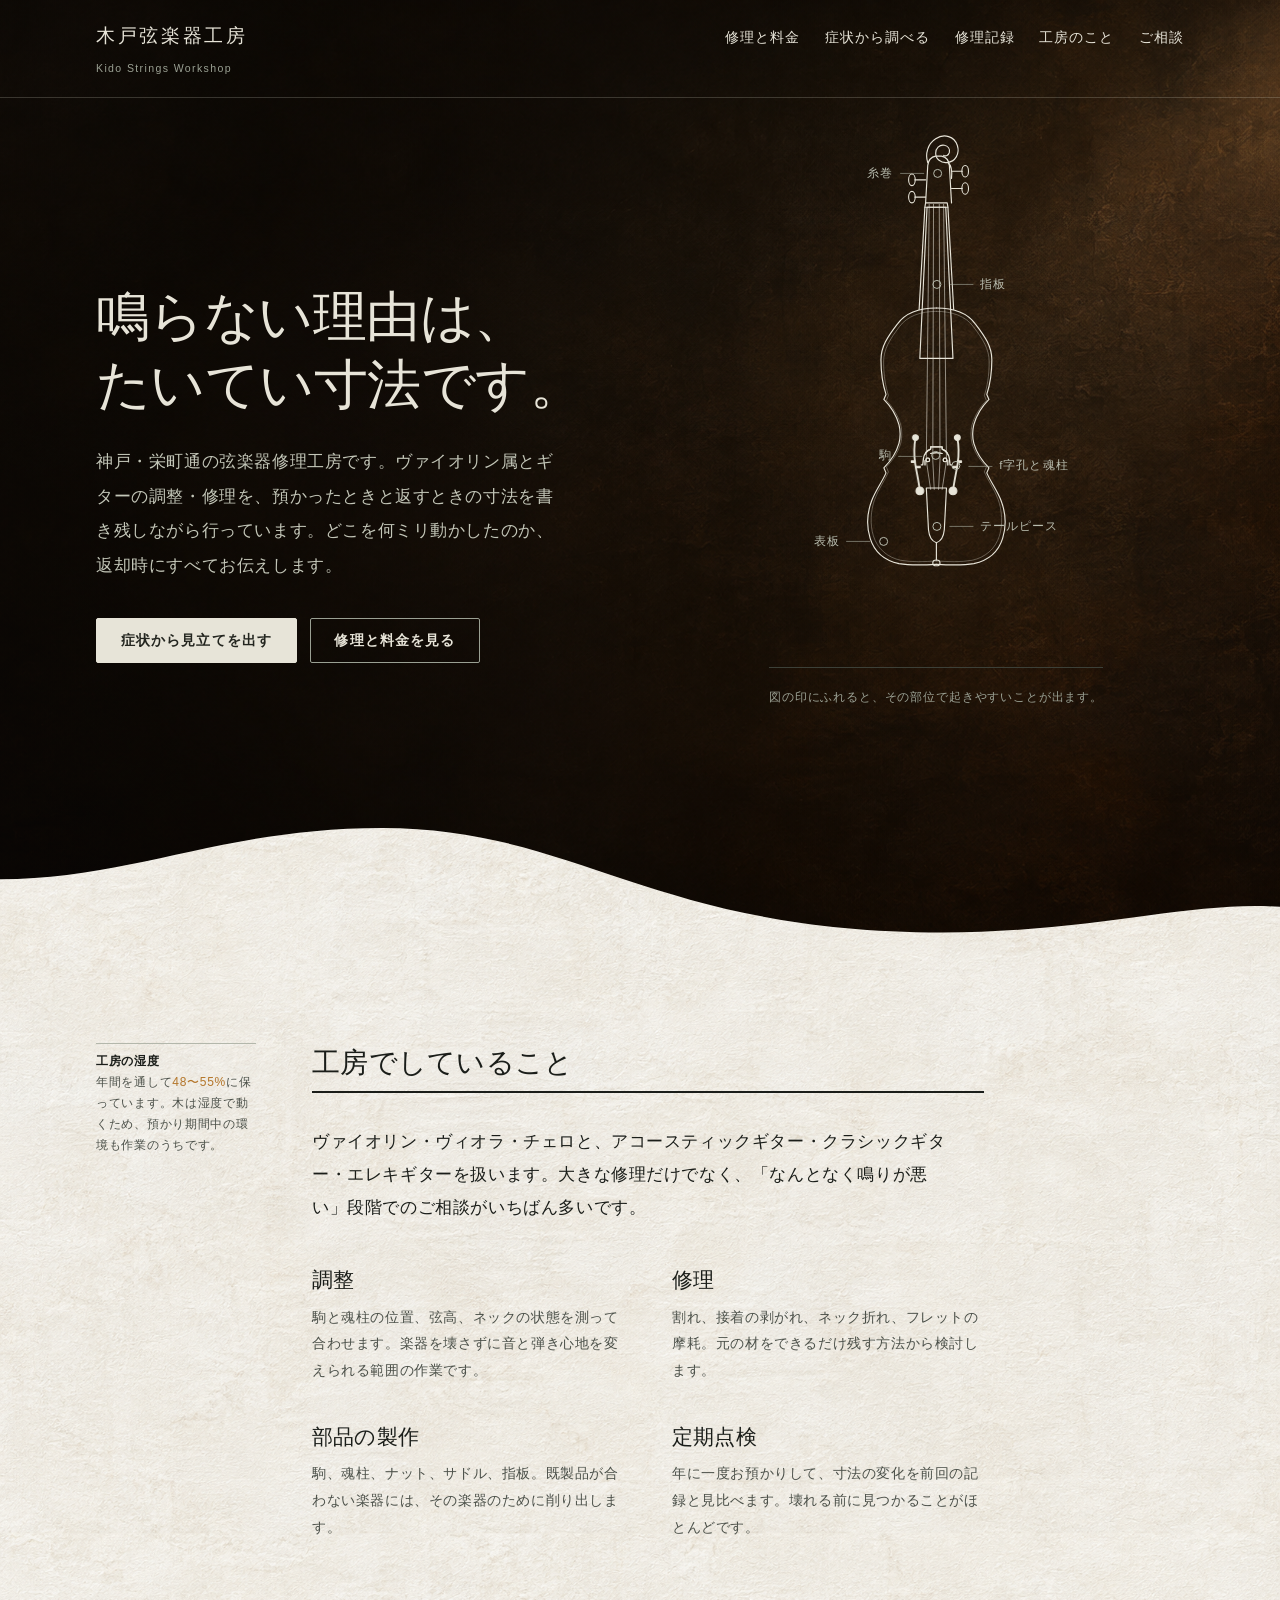
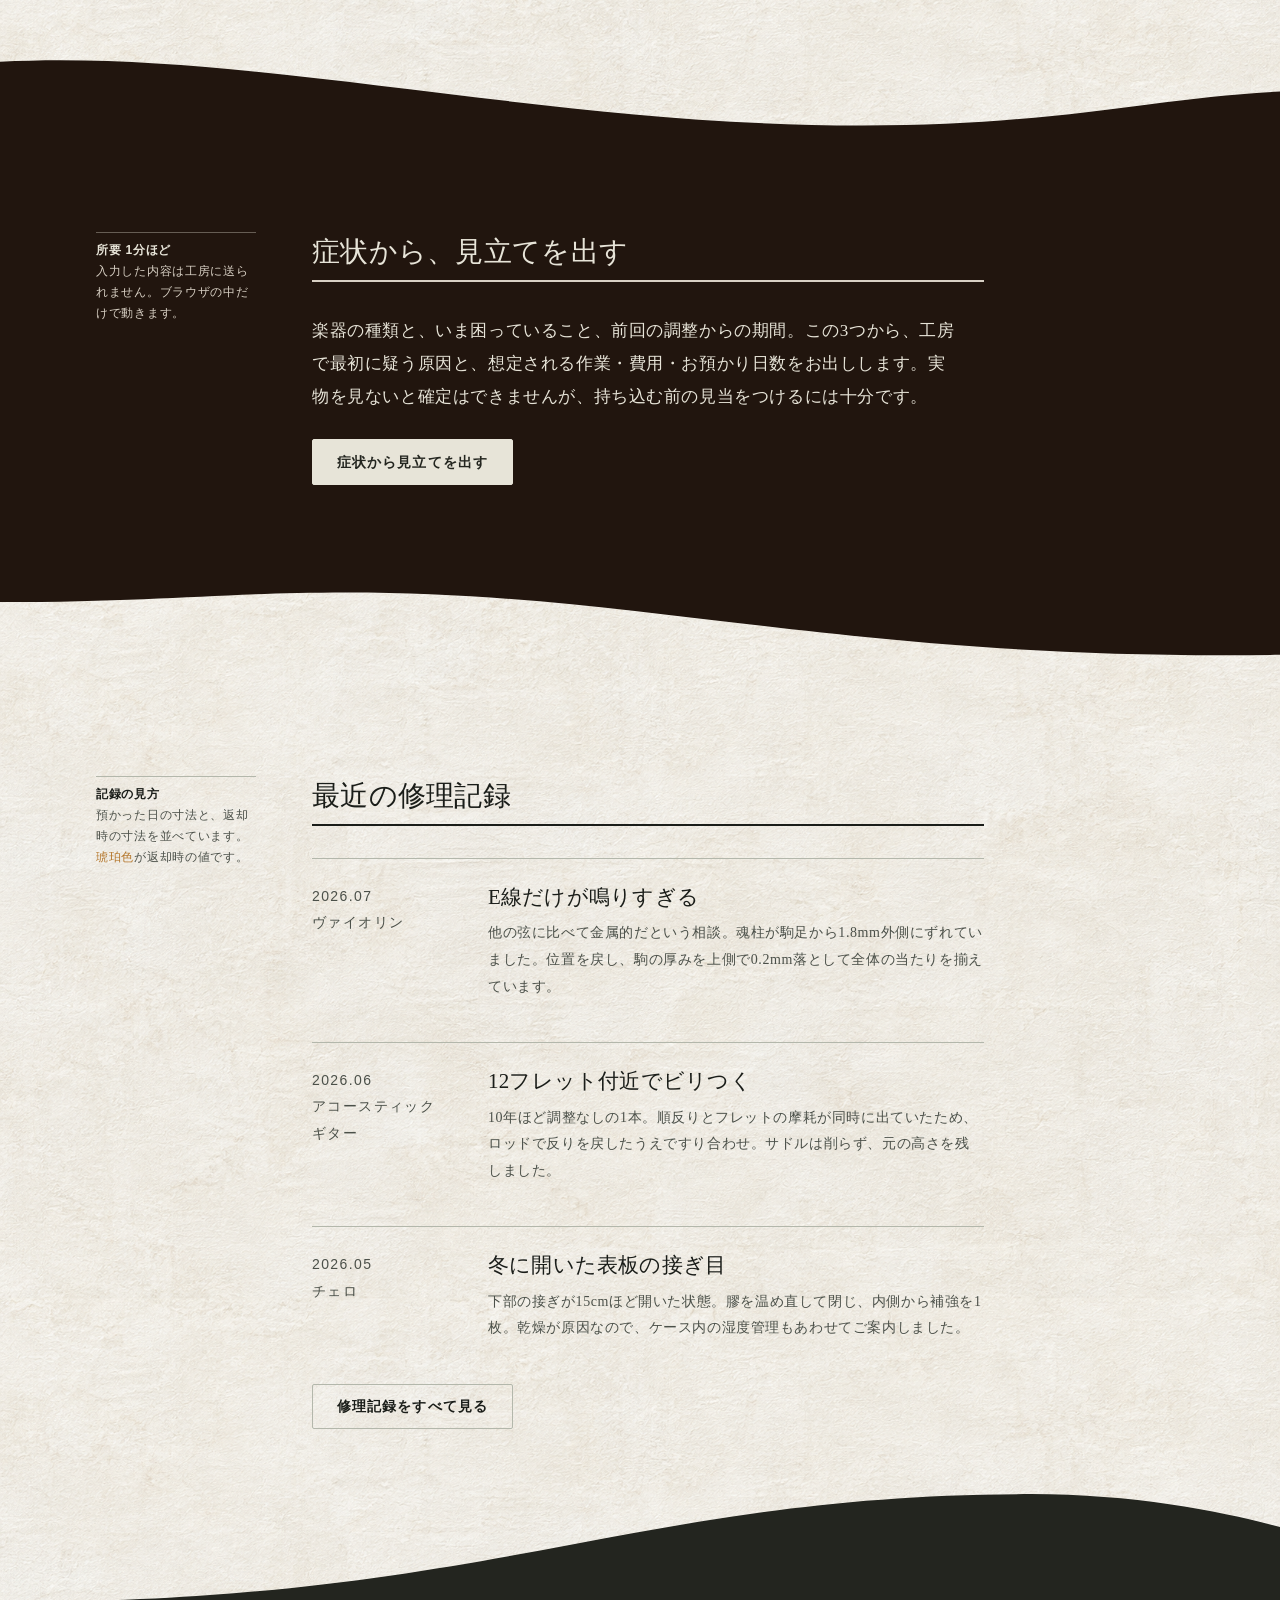
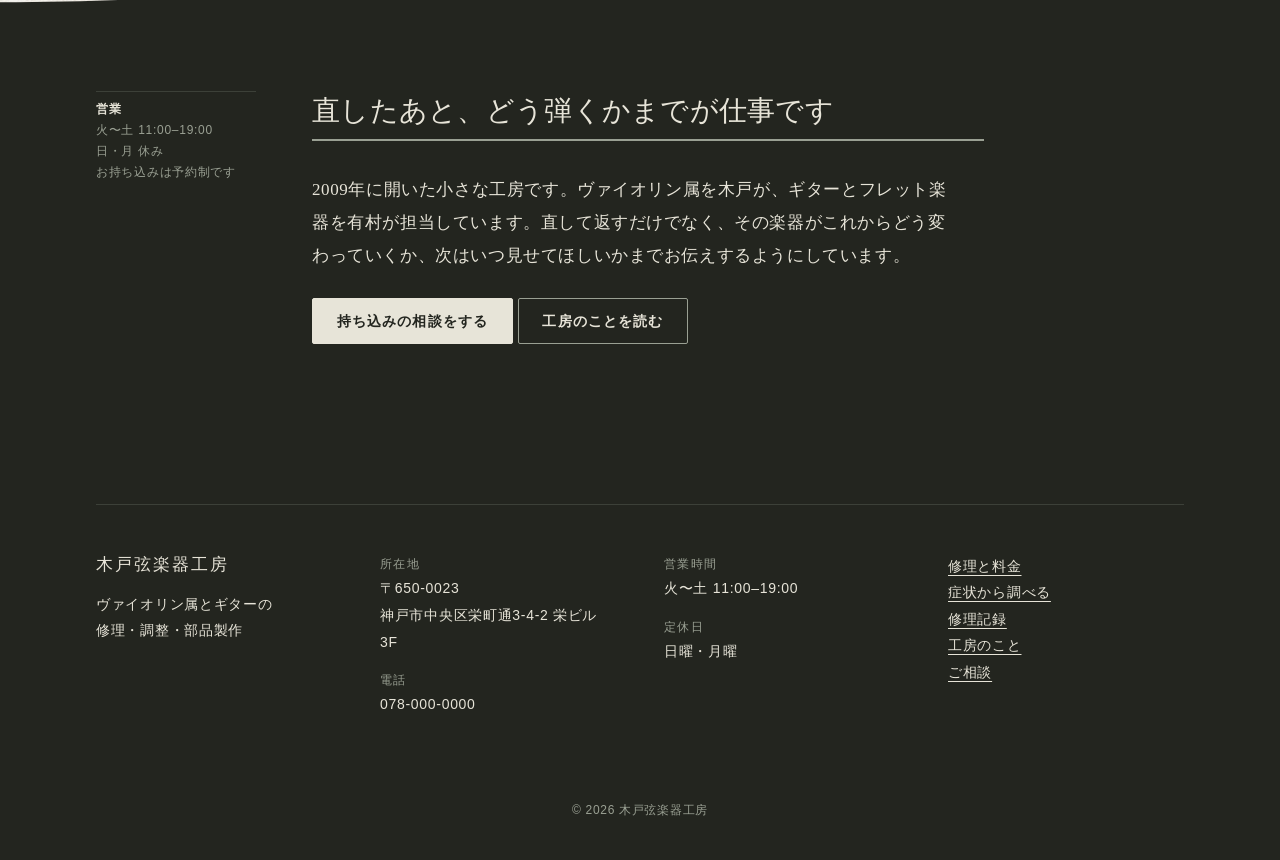
<file: index.html>
<!doctype html>
<html lang="ja">
<head>
<meta charset="utf-8">
<meta name="viewport" content="width=device-width, initial-scale=1">
<title>木戸弦楽器工房｜神戸・栄町通の弦楽器修理と調整</title>
<meta name="description" content="神戸・栄町通の弦楽器修理工房。ヴァイオリン属とギターの調整・修理を、預かる前と返すときの寸法を記録しながら行っています。">
<meta name="robots" content="noindex, nofollow, noarchive, nosnippet">
<link rel="stylesheet" href="assets/site.css?v=20260923-anatomy-wave">
<script src="assets/navigation.js?v=20260918-menu" defer></script>
<link rel="stylesheet" href="assets/hero.css?v=20260923-mobile-fv">
<link rel="icon" href="images/favicon.svg" type="image/svg+xml">
</head>
<body class="home">
<a class="skip" href="#main">本文へ移動</a>

<header class="masthead">
  <div class="wrap masthead__in">
    <a class="mark" href="index.html">木戸弦楽器工房<span>Kido Strings Workshop</span></a>
    <button class="nav-toggle" type="button" aria-controls="site-nav" aria-expanded="false" aria-label="メニューを開く">
      <span aria-hidden="true"></span><span aria-hidden="true"></span><span aria-hidden="true"></span>
    </button>
    <nav class="nav" id="site-nav" aria-label="サイト内">
      <a href="repair.html">修理と料金</a>
      <a href="diagnosis.html">症状から調べる</a>
      <a href="records.html">修理記録</a>
      <a href="workshop.html">工房のこと</a>
      <a href="contact.html">ご相談</a>
    </nav>
  </div>
</header>

<main id="main">

<!-- ===================================================== 見出しと解剖図 -->
<section class="hero on-bench">
  <div class="wrap hero__in">

    <div class="hero__say">
      <h1 class="hero__h1">鳴らない理由は、<br>たいてい寸法です。</h1>
      <p class="hero__lede">神戸・栄町通の弦楽器修理工房です。ヴァイオリン属とギターの調整・修理を、預かったときと返すときの寸法を書き残しながら行っています。どこを何ミリ動かしたのか、返却時にすべてお伝えします。</p>
      <p class="hero__act">
        <a class="act" href="diagnosis.html">症状から見立てを出す</a>
        <a class="act act--quiet" href="repair.html">修理と料金を見る</a>
      </p>
    </div>

    <div class="hero__fig">
      <figure class="anatomy" id="anatomy">
        <div class="anatomy__stage">
          <svg class="anatomy__svg" viewBox="0 0 240 700" aria-labelledby="anatomy-title" role="img">
            <title id="anatomy-title">ヴァイオリンの正面図。工房でよく手を入れる部位に印がついています。</title>
            <defs>
              <path id="h-half" pathLength="1000" d="M120,250
                C143,250 163,257 174,272 C188,290 197,304 197,322
                C197,342 194,358 190,370 L193,377
                C185,385 176,398 172,412 C170,420 170,430 172,438
                C176,452 185,464 193,472 L190,479
                C195,491 205,504 210,518 C216,534 217,554 212,570
                C206,589 191,601 172,605 C155,608 137,607 120,606"/>
              <g id="h-fhole">
                <circle cx="3" cy="6" r="4.0"/>
                <circle cx="-3" cy="80" r="5.4"/>
                <path d="M3,6 C6,22 5,32 3.5,42 C2,52 -1,64 -3,80" fill="none" stroke-width="2.6" stroke-linecap="round"/>
                <rect x="3.2" y="38.4" width="5.6" height="2"/>
                <rect x="-3.4" y="45.8" width="5.6" height="2"/>
              </g>
            </defs>

            <g fill="none" stroke="currentColor" stroke-width="1.6" stroke-linejoin="round" stroke-linecap="round">
              <g class="ink ink--1" data-part="pegbox">
                <path pathLength="1000" d="M108,48 C104,36 108,22 119,15 C131,7 145,12 149,24 C153,36 146,47 135,48 C126,49 119,43 119,35 C119,28 124,23 131,24 C136,25 139,29 138,34 C137,38 133,40 130,38"/>
                <path pathLength="1000" d="M136,48 C141,52 142,60 141,70"/>
                <path pathLength="1000" d="M105,104 L108,52 C109,44 113,40 119,39 L127,39 C133,40 137,44 138,52 L141,104"/>
                <g stroke-width="1.5">
                  <path pathLength="1000" d="M141,60 L156,60"/><ellipse cx="160" cy="60" rx="4.6" ry="8"/>
                  <path pathLength="1000" d="M141,84 L156,84"/><ellipse cx="160" cy="84" rx="4.6" ry="8"/>
                  <path pathLength="1000" d="M105,72 L90,72"/><ellipse cx="86" cy="72" rx="4.6" ry="8"/>
                  <path pathLength="1000" d="M105,96 L90,96"/><ellipse cx="86" cy="96" rx="4.6" ry="8"/>
                </g>
              </g>

              <g class="ink ink--2" data-part="fingerboard">
                <path pathLength="1000" d="M104,110 L96,252"/>
                <path pathLength="1000" d="M136,110 L144,252"/>
                <path pathLength="1000" d="M105,104 L135,104 L136,110 L104,110 Z"/>
                <path pathLength="1000" d="M107,110 L133,110 L143,320 L97,320 Z"/>
              </g>

              <g class="ink ink--3" data-part="body">
                <use href="#h-half"/>
                <use href="#h-half" transform="translate(240,0) scale(-1,1)"/>
                <g stroke-width="0.7" opacity="0.7">
                  <g transform="translate(120,428) scale(0.952,0.974) translate(-120,-428)">
                    <use href="#h-half"/>
                    <use href="#h-half" transform="translate(240,0) scale(-1,1)"/>
                  </g>
                </g>
              </g>

              <g class="ink ink--4" data-part="fhole" fill="currentColor" stroke="currentColor">
                <use href="#h-fhole" transform="translate(146,424)"/>
                <use href="#h-fhole" transform="translate(240,0) scale(-1,1) translate(146,424)"/>
              </g>

              <g class="ink ink--4" data-part="bridge">
                <path d="M99,468 L101,468 L102,459 C103,452 107,448 112,446 L112,443 L128,443 L128,446 C133,448 137,452 138,459 L139,468 L141,468" stroke-width="1.8"/>
                <path d="M112,452 C116,451 124,451 128,452"/>
                <circle cx="108" cy="461" r="2.6"/>
                <circle cx="132" cy="461" r="2.6"/>
                <path d="M104,468 L104,462 M136,468 L136,462"/>
              </g>

              <g class="ink ink--5" stroke-width="0.9" opacity="0.9">
                <path d="M110,106 L106,462 L112,502"/>
                <path d="M116,106 L115,462 L117,502"/>
                <path d="M124,106 L125,462 L123,502"/>
                <path d="M130,106 L134,462 L128,502"/>
              </g>

              <g class="ink ink--5" data-part="tailpiece">
                <path d="M106,500 L134,500 L131,558 C130,568 126,574 120,576 C114,574 110,568 109,558 Z"/>
                <path d="M120,576 L120,600"/>
                <ellipse cx="120" cy="604" rx="5" ry="4"/>
              </g>
            </g>
          </svg>

          <button class="spot spot--l" style="--x:51%;--y:9%"  data-part="pegbox"      type="button"><i></i><span>糸巻</span></button>
          <button class="spot spot--r" style="--x:50%;--y:31%" data-part="fingerboard" type="button"><i></i><span>指板</span></button>
          <button class="spot spot--l" style="--x:50%;--y:65%" data-part="bridge"      type="button"><i></i><span>駒</span></button>
          <button class="spot spot--r" style="--x:61%;--y:67%" data-part="fhole"       type="button"><i></i><span>f字孔と魂柱</span></button>
          <button class="spot spot--r" style="--x:50%;--y:79%" data-part="tailpiece"   type="button"><i></i><span>テールピース</span></button>
          <button class="spot spot--l" style="--x:20%;--y:82%" data-part="body"        type="button"><i></i><span>表板</span></button>
        </div>

        <figcaption class="readout" id="readout" aria-live="polite">
          <p class="readout__idle">図の印にふれると、その部位で起きやすいことが出ます。</p>
        </figcaption>
      </figure>
    </div>

  </div>
</section>

<!-- ===================================================== できること -->
<section class="band band--plaster band--services">
  <div class="wrap chart">
    <div class="note">
      <b>工房の湿度</b>年間を通して<span class="mm">48〜55%</span>に保っています。木は湿度で動くため、預かり期間中の環境も作業のうちです。
    </div>
    <div class="body">
      <h2 class="rule-heading">工房でしていること</h2>
      <p>ヴァイオリン・ヴィオラ・チェロと、アコースティックギター・クラシックギター・エレキギターを扱います。大きな修理だけでなく、「なんとなく鳴りが悪い」段階でのご相談がいちばん多いです。</p>
      <div class="cols mt-l">
        <div>
          <h3>調整</h3>
          <p>駒と魂柱の位置、弦高、ネックの状態を測って合わせます。楽器を壊さずに音と弾き心地を変えられる範囲の作業です。</p>
        </div>
        <div>
          <h3>修理</h3>
          <p>割れ、接着の剥がれ、ネック折れ、フレットの摩耗。元の材をできるだけ残す方法から検討します。</p>
        </div>
        <div>
          <h3>部品の製作</h3>
          <p>駒、魂柱、ナット、サドル、指板。既製品が合わない楽器には、その楽器のために削り出します。</p>
        </div>
        <div>
          <h3>定期点検</h3>
          <p>年に一度お預かりして、寸法の変化を前回の記録と見比べます。壊れる前に見つかることがほとんどです。</p>
        </div>
      </div>
    </div>
  </div>
</section>

<!-- ===================================================== 診断への導線 -->
<section class="band band--workshop on-bench">
  <div class="wrap chart">
    <div class="note">
      <b>所要 1分ほど</b>入力した内容は工房に送られません。ブラウザの中だけで動きます。
    </div>
    <div class="body">
      <h2 class="rule-heading">症状から、見立てを出す</h2>
      <p>楽器の種類と、いま困っていること、前回の調整からの期間。この3つから、工房で最初に疑う原因と、想定される作業・費用・お預かり日数をお出しします。実物を見ないと確定はできませんが、持ち込む前の見当をつけるには十分です。</p>
      <p class="mt-m"><a class="act" href="diagnosis.html">症状から見立てを出す</a></p>
    </div>
  </div>
</section>

<!-- ===================================================== 修理記録 -->
<section class="band band--plaster band--records">
  <div class="wrap chart">
    <div class="note">
      <b>記録の見方</b>預かった日の寸法と、返却時の寸法を並べています。<span class="mm">琥珀色</span>が返却時の値です。
    </div>
    <div class="body">
      <h2 class="rule-heading">最近の修理記録</h2>
      <div class="stack">
        <article class="entry">
          <p class="entry__tag">2026.07<br>ヴァイオリン</p>
          <div>
            <h3>E線だけが鳴りすぎる</h3>
            <p>他の弦に比べて金属的だという相談。魂柱が駒足から1.8mm外側にずれていました。位置を戻し、駒の厚みを上側で0.2mm落として全体の当たりを揃えています。</p>
          </div>
        </article>
        <article class="entry">
          <p class="entry__tag">2026.06<br>アコースティック<br>ギター</p>
          <div>
            <h3>12フレット付近でビリつく</h3>
            <p>10年ほど調整なしの1本。順反りとフレットの摩耗が同時に出ていたため、ロッドで反りを戻したうえですり合わせ。サドルは削らず、元の高さを残しました。</p>
          </div>
        </article>
        <article class="entry">
          <p class="entry__tag">2026.05<br>チェロ</p>
          <div>
            <h3>冬に開いた表板の接ぎ目</h3>
            <p>下部の接ぎが15cmほど開いた状態。膠を温め直して閉じ、内側から補強を1枚。乾燥が原因なので、ケース内の湿度管理もあわせてご案内しました。</p>
          </div>
        </article>
      </div>
      <p class="mt-l"><a class="act act--quiet" href="records.html">修理記録をすべて見る</a></p>
    </div>
  </div>
</section>

<!-- ===================================================== 工房 -->
<section class="band band--bench band--hero on-bench">
  <div class="wrap chart">
    <div class="note">
      <b>営業</b>
      火〜土 11:00–19:00<br>日・月 休み<br>お持ち込みは予約制です
    </div>
    <div class="body">
      <h2 class="rule-heading">直したあと、どう弾くかまでが仕事です</h2>
      <p>2009年に開いた小さな工房です。ヴァイオリン属を木戸が、ギターとフレット楽器を有村が担当しています。直して返すだけでなく、その楽器がこれからどう変わっていくか、次はいつ見せてほしいかまでお伝えするようにしています。</p>
      <p class="mt-m cta-group">
        <a class="act" href="contact.html">持ち込みの相談をする</a>
        <a class="act act--quiet" href="workshop.html">工房のことを読む</a>
      </p>
    </div>
  </div>
</section>

</main>

<footer class="foot">
  <div class="wrap">
    <div class="foot__grid">
      <div>
        <h2>木戸弦楽器工房</h2>
        <p>ヴァイオリン属とギターの<br>修理・調整・部品製作</p>
      </div>
      <dl>
        <dt>所在地</dt>
        <dd>〒650-0023<br>神戸市中央区栄町通3-4-2 栄ビル 3F</dd>
        <dt>電話</dt>
        <dd>078-000-0000</dd>
      </dl>
      <dl>
        <dt>営業時間</dt>
        <dd>火〜土 11:00–19:00</dd>
        <dt>定休日</dt>
        <dd>日曜・月曜</dd>
      </dl>
      <nav aria-label="フッター">
        <ul class="plain">
          <li><a href="repair.html">修理と料金</a></li>
          <li><a href="diagnosis.html">症状から調べる</a></li>
          <li><a href="records.html">修理記録</a></li>
          <li><a href="workshop.html">工房のこと</a></li>
          <li><a href="contact.html">ご相談</a></li>
        </ul>
      </nav>
    </div>
    <div class="foot__base">
      <p>© 2026 木戸弦楽器工房</p>
    </div>
  </div>
</footer>

<script src="assets/anatomy.js"></script>
</body>
</html>
</file>
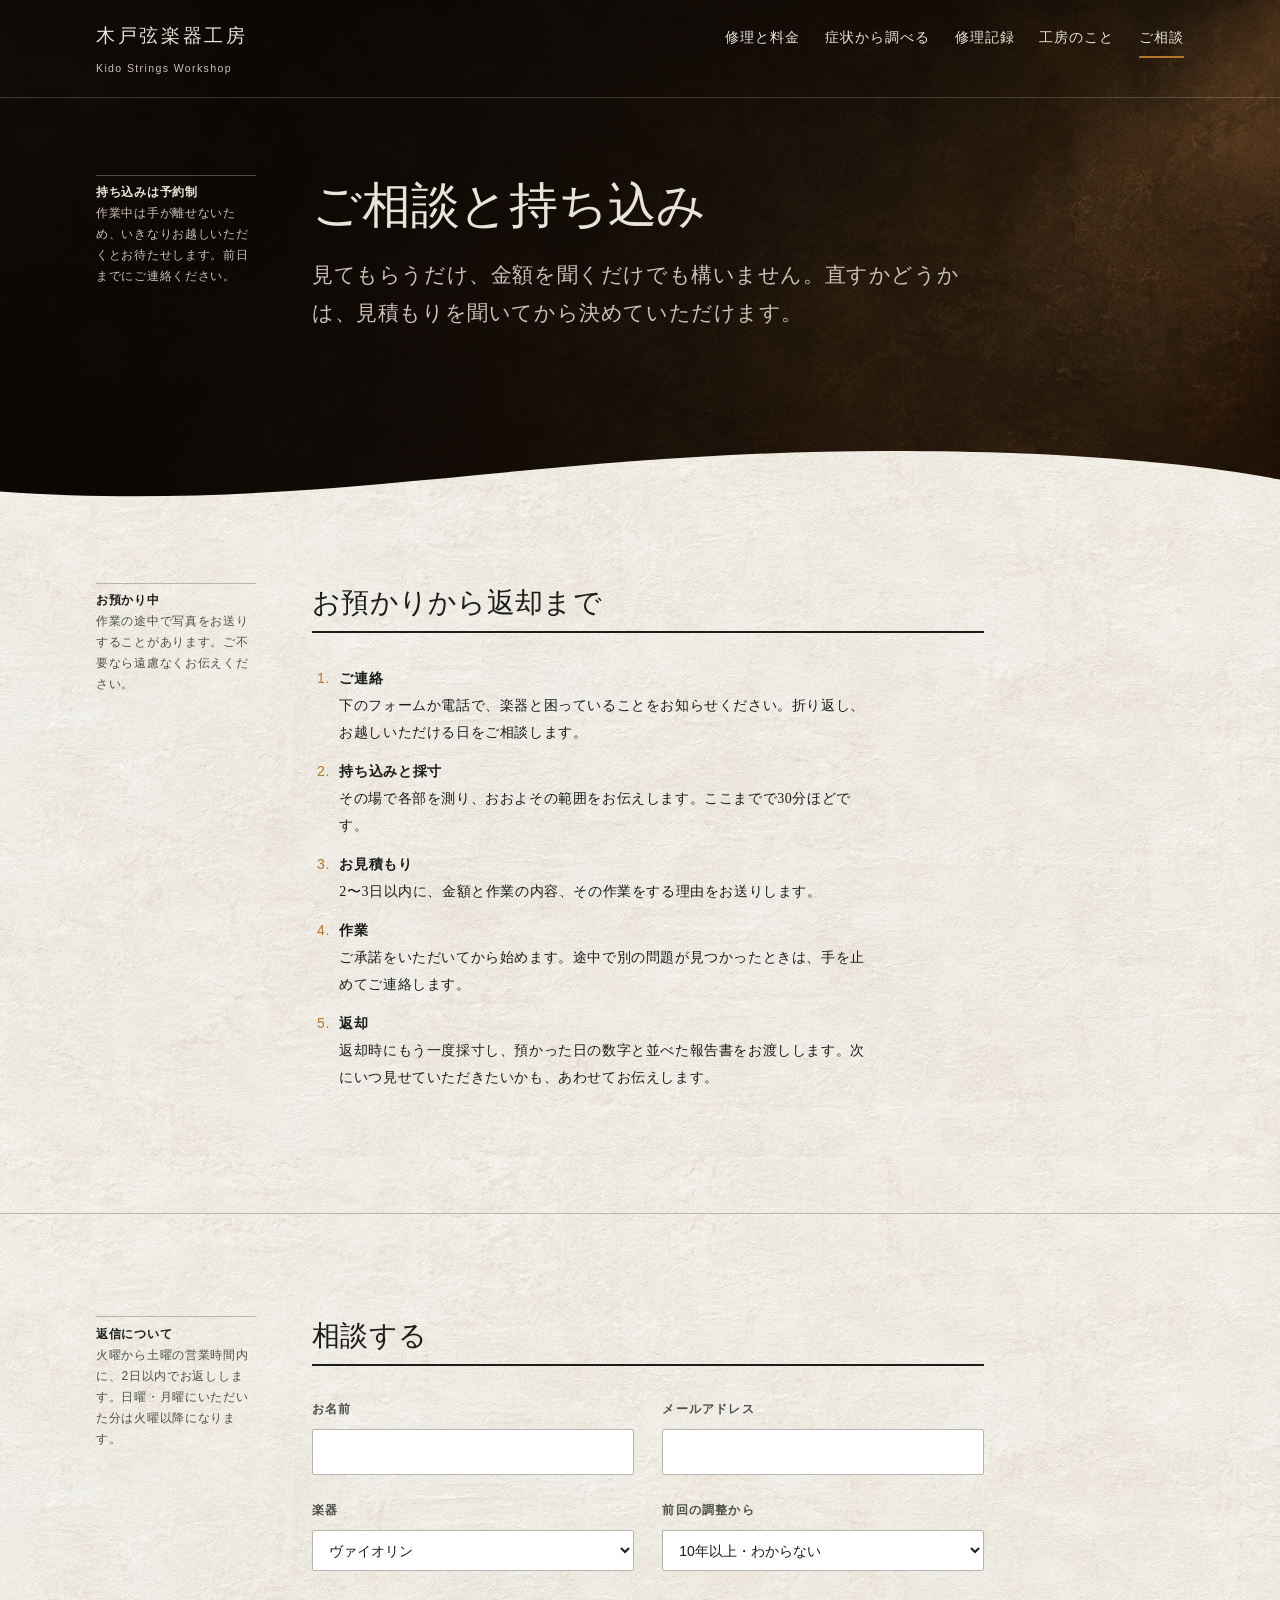
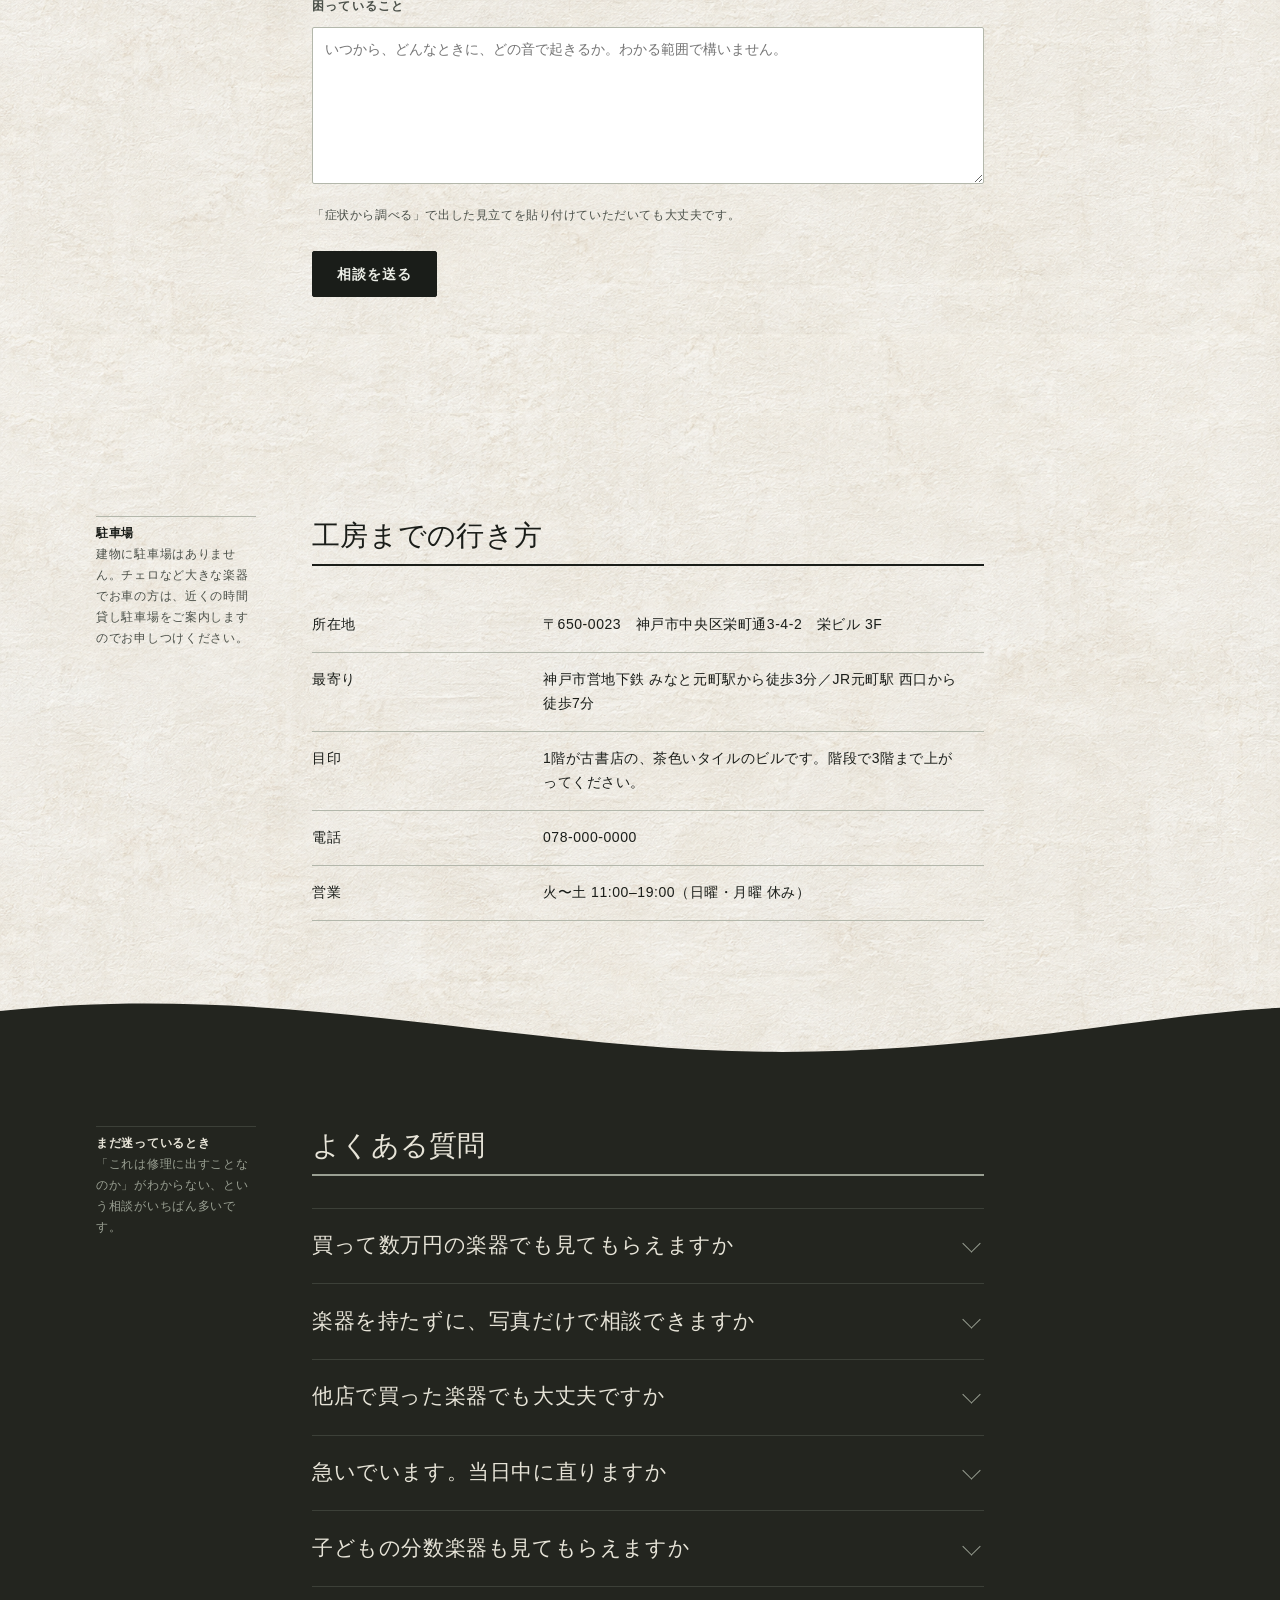
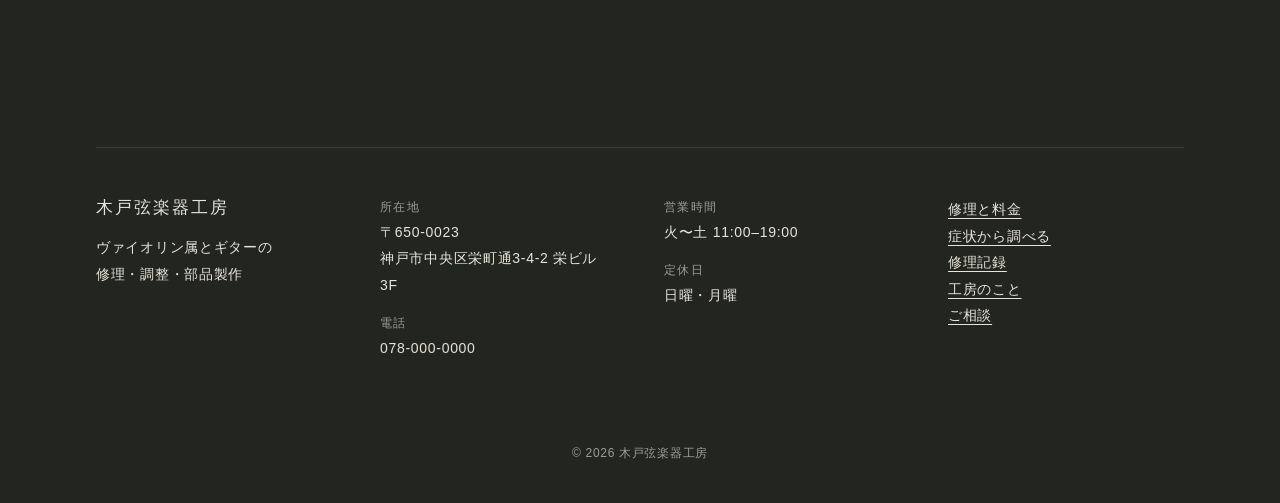
<file: contact.html>
<!doctype html>
<html lang="ja">
<head>
<meta charset="utf-8">
<meta name="viewport" content="width=device-width, initial-scale=1">
<title>ご相談と持ち込み｜木戸弦楽器工房</title>
<meta name="description" content="お預かりから返却までの流れ、ご相談フォーム、工房までの行き方。持ち込みは予約制です。">
<meta name="robots" content="noindex, nofollow, noarchive, nosnippet">
<link rel="stylesheet" href="assets/site.css?v=20260923-mobile-cta-gap">
<link rel="stylesheet" href="assets/section-blends.css?v=20260923-white-fields">
<script src="assets/navigation.js?v=20260918-menu" defer></script>
<link rel="icon" href="images/favicon.svg" type="image/svg+xml">
</head>
<body class="page--contact">
<a class="skip" href="#main">本文へ移動</a>

<header class="masthead">
  <div class="wrap masthead__in">
    <a class="mark" href="index.html">木戸弦楽器工房<span>Kido Strings Workshop</span></a>
    <button class="nav-toggle" type="button" aria-controls="site-nav" aria-expanded="false" aria-label="メニューを開く">
      <span aria-hidden="true"></span><span aria-hidden="true"></span><span aria-hidden="true"></span>
    </button>
    <nav class="nav" id="site-nav" aria-label="サイト内">
      <a href="repair.html">修理と料金</a>
      <a href="diagnosis.html">症状から調べる</a>
      <a href="records.html">修理記録</a>
      <a href="workshop.html">工房のこと</a>
      <a href="contact.html" aria-current="page">ご相談</a>
    </nav>
  </div>
</header>

<main id="main">

<section class="opener on-bench">
  <div class="wrap chart">
    <div class="note"><b>持ち込みは予約制</b>作業中は手が離せないため、いきなりお越しいただくとお待たせします。前日までにご連絡ください。</div>
    <div class="body">
      <h1 class="h-page">ご相談と持ち込み</h1>
      <p class="lede">見てもらうだけ、金額を聞くだけでも構いません。直すかどうかは、見積もりを聞いてから決めていただけます。</p>
    </div>
  </div>
</section>

<section class="band">
  <div class="wrap chart">
    <div class="note"><b>お預かり中</b>作業の途中で写真をお送りすることがあります。ご不要なら遠慮なくお伝えください。</div>
    <div class="body">
      <h2 class="rule-heading">お預かりから返却まで</h2>
      <ol class="tight steps">
        <li><b>ご連絡</b>下のフォームか電話で、楽器と困っていることをお知らせください。折り返し、お越しいただける日をご相談します。</li>
        <li><b>持ち込みと採寸</b>その場で各部を測り、おおよその範囲をお伝えします。ここまでで30分ほどです。</li>
        <li><b>お見積もり</b>2〜3日以内に、金額と作業の内容、その作業をする理由をお送りします。</li>
        <li><b>作業</b>ご承諾をいただいてから始めます。途中で別の問題が見つかったときは、手を止めてご連絡します。</li>
        <li><b>返却</b>返却時にもう一度採寸し、預かった日の数字と並べた報告書をお渡しします。次にいつ見せていただきたいかも、あわせてお伝えします。</li>
      </ol>
    </div>
  </div>
</section>

<section class="band band--sunk">
  <div class="wrap chart">
    <div class="note"><b>返信について</b>火曜から土曜の営業時間内に、2日以内でお返しします。日曜・月曜にいただいた分は火曜以降になります。</div>
    <div class="body">
      <h2 class="rule-heading">相談する</h2>

      <form class="form" id="askform" novalidate>
        <div class="field">
          <label for="f-name">お名前</label>
          <input type="text" id="f-name" name="name" autocomplete="name" required>
        </div>
        <div class="field">
          <label for="f-mail">メールアドレス</label>
          <input type="email" id="f-mail" name="mail" autocomplete="email" required>
        </div>
        <div class="field">
          <label for="f-inst">楽器</label>
          <select id="f-inst" name="inst">
            <option>ヴァイオリン</option>
            <option>ヴィオラ</option>
            <option>チェロ</option>
            <option>コントラバス</option>
            <option>アコースティックギター</option>
            <option>クラシックギター</option>
            <option>エレキギター・ベース</option>
            <option>ウクレレ・マンドリン</option>
            <option>弓</option>
            <option>その他</option>
          </select>
        </div>
        <div class="field">
          <label for="f-when">前回の調整から</label>
          <select id="f-when" name="when">
            <option>半年以内</option>
            <option>1〜3年</option>
            <option>3〜10年</option>
            <option selected>10年以上・わからない</option>
          </select>
        </div>
        <div class="field field--wide">
          <label for="f-body">困っていること</label>
          <textarea id="f-body" name="body" rows="6" placeholder="いつから、どんなときに、どの音で起きるか。わかる範囲で構いません。" required></textarea>
          <p class="field__help">「症状から調べる」で出した見立てを貼り付けていただいても大丈夫です。</p>
        </div>
        <div class="field field--wide">
          <button class="act" type="submit">相談を送る</button>
          <p class="form__msg" id="form-msg" role="status"></p>
        </div>
      </form>
    </div>
  </div>
</section>

<section class="band">
  <div class="wrap chart">
    <div class="note"><b>駐車場</b>建物に駐車場はありません。チェロなど大きな楽器でお車の方は、近くの時間貸し駐車場をご案内しますのでお申しつけください。</div>
    <div class="body">
      <h2 class="rule-heading">工房までの行き方</h2>
      <table class="sheet">
        <tbody>
          <tr><th scope="row">所在地</th><td>〒650-0023　神戸市中央区栄町通3-4-2　栄ビル 3F</td></tr>
          <tr><th scope="row">最寄り</th><td>神戸市営地下鉄 みなと元町駅から徒歩3分／JR元町駅 西口から徒歩7分</td></tr>
          <tr><th scope="row">目印</th><td>1階が古書店の、茶色いタイルのビルです。階段で3階まで上がってください。</td></tr>
          <tr><th scope="row">電話</th><td>078-000-0000</td></tr>
          <tr><th scope="row">営業</th><td>火〜土 11:00–19:00（日曜・月曜 休み）</td></tr>
        </tbody>
      </table>
    </div>
  </div>
</section>

<section class="band band--bench on-bench">
  <div class="wrap chart">
    <div class="note"><b>まだ迷っているとき</b>「これは修理に出すことなのか」がわからない、という相談がいちばん多いです。</div>
    <div class="body">
      <h2 class="rule-heading">よくある質問</h2>

      <details class="fold">
        <summary>買って数万円の楽器でも見てもらえますか</summary>
        <div class="fold__body">
          <p>見ます。ただし、修理代が楽器の値段を超えることは実際にあります。その場合はそうお伝えしたうえで、直すか、買い替えるか、応急処置だけにするかを一緒に考えます。金額を見てからお断りいただいて構いません。</p>
        </div>
      </details>

      <details class="fold">
        <summary>楽器を持たずに、写真だけで相談できますか</summary>
        <div class="fold__body">
          <p>おおよその見当はお答えできます。割れや剥がれのように見てわかるものは、写真でかなり絞れます。ただし音の相談は、弾いてみないと判断できません。フォームに写真の説明を書いていただければ、来ていただくべきかどうかからお答えします。</p>
        </div>
      </details>

      <details class="fold">
        <summary>他店で買った楽器でも大丈夫ですか</summary>
        <div class="fold__body">
          <p>問題ありません。工房では楽器の販売をしていないので、どこで買われたかは関係ありません。ネット通販で買われたものも、譲り受けたものも同じように扱います。</p>
        </div>
      </details>

      <details class="fold">
        <summary>急いでいます。当日中に直りますか</summary>
        <div class="fold__body">
          <p>弦の張り替え、駒の立て直し、魂柱の位置調整、ロッド調整は当日にできることが多いです。接着を伴う作業は、膠が固まるまでの時間が必要なので当日は難しいです。本番の日程が決まっている場合は、最初にお伝えください。そこから逆算して組みます。</p>
        </div>
      </details>

      <details class="fold">
        <summary>子どもの分数楽器も見てもらえますか</summary>
        <div class="fold__body">
          <p>見ます。サイズが変わるまでの期間を前提に、どこまで手を入れるかを一緒に決めています。「あと2年使うならここまで」という考え方でお見積もりします。</p>
        </div>
      </details>

    </div>
  </div>
</section>

</main>

<footer class="foot">
  <div class="wrap">
    <div class="foot__grid">
      <div>
        <h2>木戸弦楽器工房</h2>
        <p>ヴァイオリン属とギターの<br>修理・調整・部品製作</p>
      </div>
      <dl>
        <dt>所在地</dt>
        <dd>〒650-0023<br>神戸市中央区栄町通3-4-2 栄ビル 3F</dd>
        <dt>電話</dt>
        <dd>078-000-0000</dd>
      </dl>
      <dl>
        <dt>営業時間</dt>
        <dd>火〜土 11:00–19:00</dd>
        <dt>定休日</dt>
        <dd>日曜・月曜</dd>
      </dl>
      <nav aria-label="フッター">
        <ul class="plain">
          <li><a href="repair.html">修理と料金</a></li>
          <li><a href="diagnosis.html">症状から調べる</a></li>
          <li><a href="records.html">修理記録</a></li>
          <li><a href="workshop.html">工房のこと</a></li>
          <li><a href="contact.html">ご相談</a></li>
        </ul>
      </nav>
    </div>
    <div class="foot__base">
      <p>© 2026 木戸弦楽器工房</p>
    </div>
  </div>
</footer>

<script src="assets/form.js"></script>
</body>
</html>
</file>
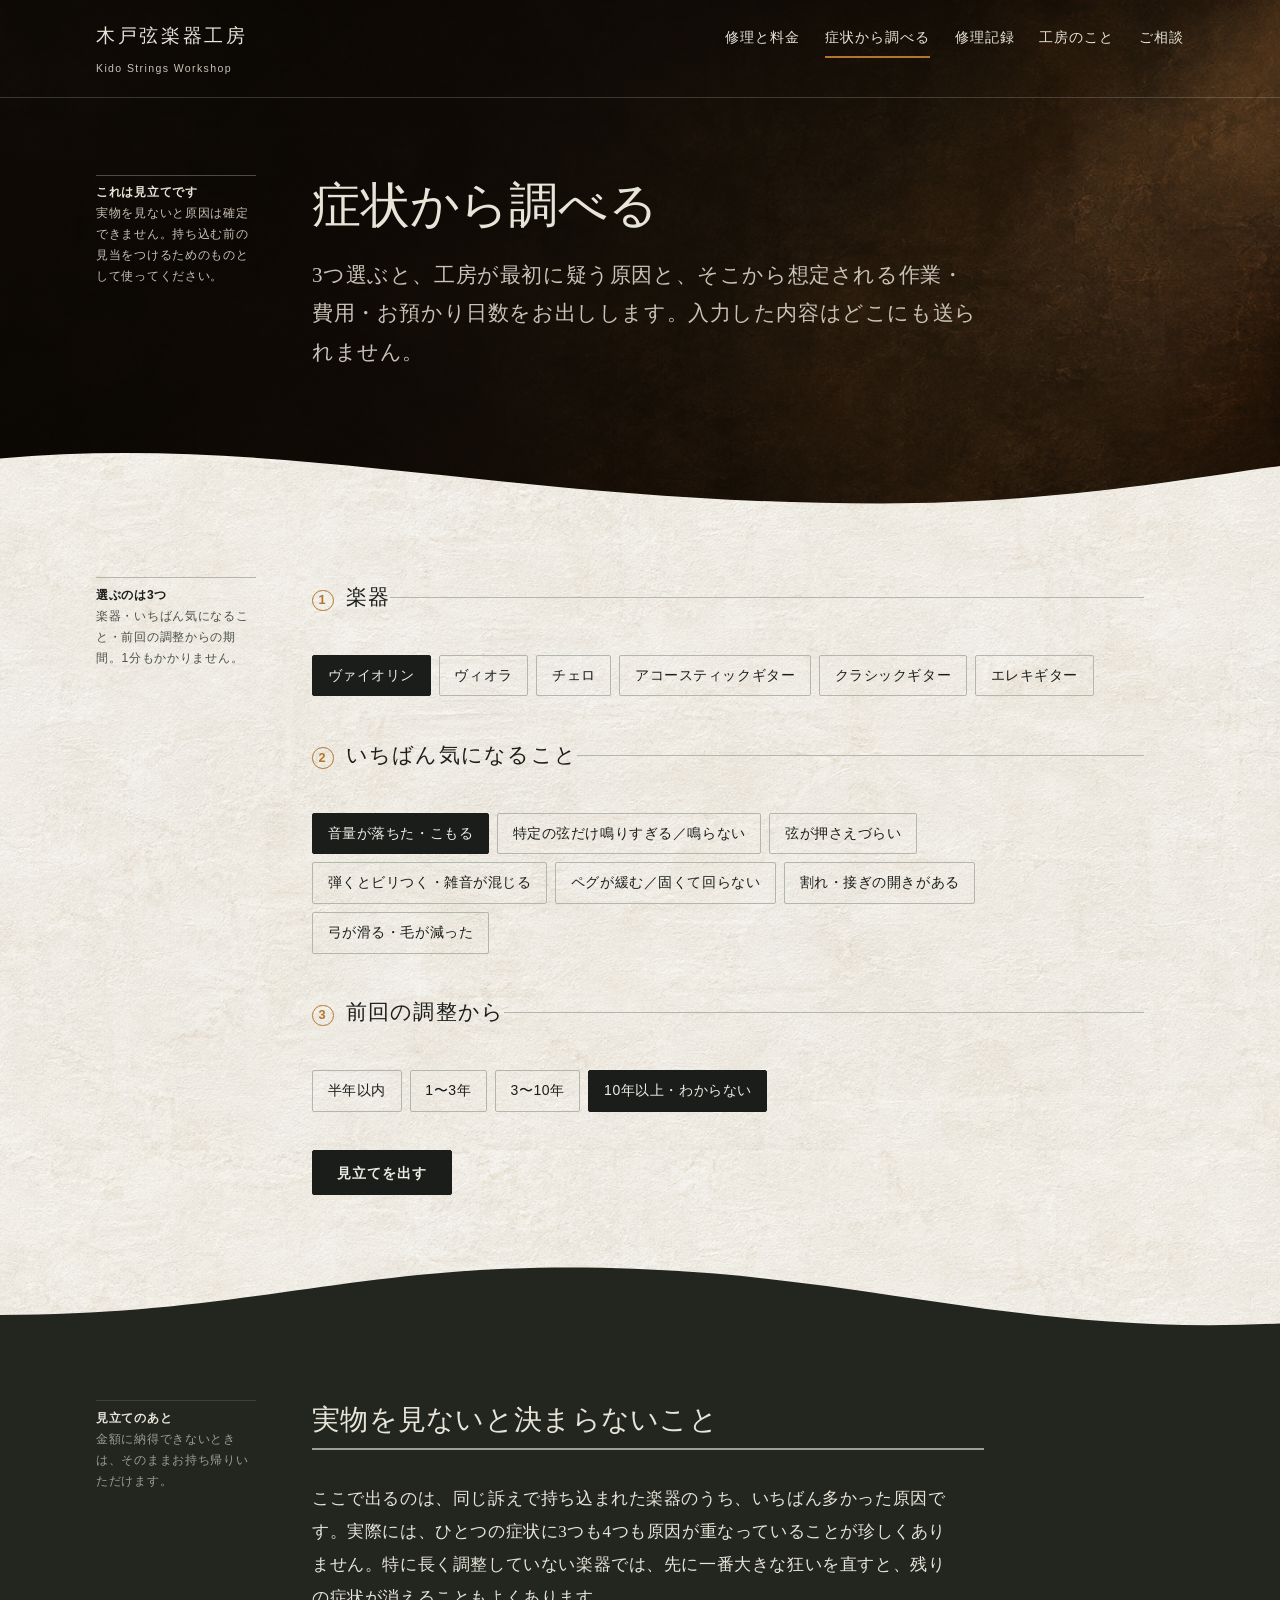
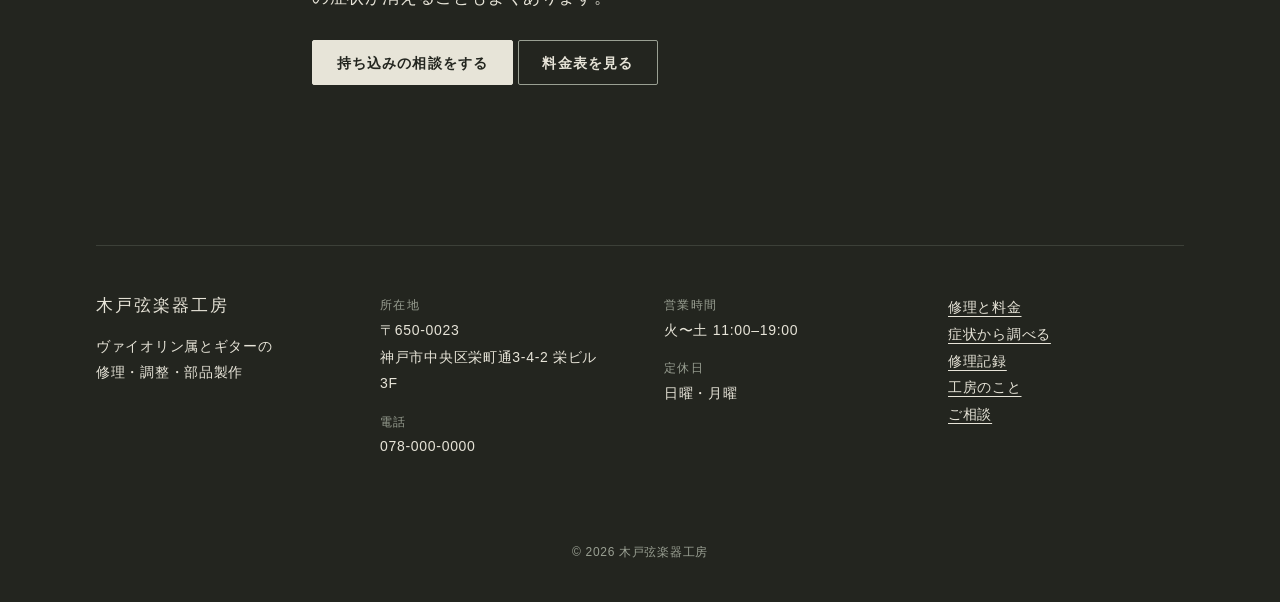
<file: diagnosis.html>
<!doctype html>
<html lang="ja">
<head>
<meta charset="utf-8">
<meta name="viewport" content="width=device-width, initial-scale=1">
<title>症状から調べる｜木戸弦楽器工房</title>
<meta name="description" content="楽器の種類・気になる症状・前回の調整からの期間を選ぶと、工房が最初に疑う原因と、想定される作業・費用・お預かり日数をお出しします。">
<meta name="robots" content="noindex, nofollow, noarchive, nosnippet">
<link rel="stylesheet" href="assets/site.css?v=20260923-mobile-cta-gap">
<link rel="stylesheet" href="assets/section-blends.css?v=20260923-wide-blend">
<script src="assets/navigation.js?v=20260918-menu" defer></script>
<link rel="stylesheet" href="assets/diagnosis.css?v=20260923-white-result">
<link rel="icon" href="images/favicon.svg" type="image/svg+xml">
</head>
<body class="page--diagnosis">
<a class="skip" href="#main">本文へ移動</a>

<header class="masthead">
  <div class="wrap masthead__in">
    <a class="mark" href="index.html">木戸弦楽器工房<span>Kido Strings Workshop</span></a>
    <button class="nav-toggle" type="button" aria-controls="site-nav" aria-expanded="false" aria-label="メニューを開く">
      <span aria-hidden="true"></span><span aria-hidden="true"></span><span aria-hidden="true"></span>
    </button>
    <nav class="nav" id="site-nav" aria-label="サイト内">
      <a href="repair.html">修理と料金</a>
      <a href="diagnosis.html" aria-current="page">症状から調べる</a>
      <a href="records.html">修理記録</a>
      <a href="workshop.html">工房のこと</a>
      <a href="contact.html">ご相談</a>
    </nav>
  </div>
</header>

<main id="main">

<section class="opener on-bench">
  <div class="wrap chart">
    <div class="note"><b>これは見立てです</b>実物を見ないと原因は確定できません。持ち込む前の見当をつけるためのものとして使ってください。</div>
    <div class="body">
      <h1 class="h-page">症状から調べる</h1>
      <p class="lede">3つ選ぶと、工房が最初に疑う原因と、そこから想定される作業・費用・お預かり日数をお出しします。入力した内容はどこにも送られません。</p>
    </div>
  </div>
</section>

<section class="band">
  <div class="wrap chart chart--wide">
    <div class="note"><b>選ぶのは3つ</b>楽器・いちばん気になること・前回の調整からの期間。1分もかかりません。</div>
    <div class="body">

    <form class="dx" id="dx">
      <fieldset class="dx-step">
        <legend><span class="dx-step__n">1</span>楽器</legend>
        <div class="choices" id="dx-instruments">
          <label class="chip"><input type="radio" name="inst" value="violin" checked><span>ヴァイオリン</span></label>
          <label class="chip"><input type="radio" name="inst" value="viola"><span>ヴィオラ</span></label>
          <label class="chip"><input type="radio" name="inst" value="cello"><span>チェロ</span></label>
          <label class="chip"><input type="radio" name="inst" value="acoustic"><span>アコースティックギター</span></label>
          <label class="chip"><input type="radio" name="inst" value="classical"><span>クラシックギター</span></label>
          <label class="chip"><input type="radio" name="inst" value="electric"><span>エレキギター</span></label>
        </div>
      </fieldset>

      <fieldset class="dx-step">
        <legend><span class="dx-step__n">2</span>いちばん気になること</legend>
        <div class="choices" id="dx-symptoms"></div>
      </fieldset>

      <fieldset class="dx-step">
        <legend><span class="dx-step__n">3</span>前回の調整から</legend>
        <div class="choices" id="dx-ages">
          <label class="chip"><input type="radio" name="age" value="a0"><span>半年以内</span></label>
          <label class="chip"><input type="radio" name="age" value="a1"><span>1〜3年</span></label>
          <label class="chip"><input type="radio" name="age" value="a2"><span>3〜10年</span></label>
          <label class="chip"><input type="radio" name="age" value="a3" checked><span>10年以上・わからない</span></label>
        </div>
      </fieldset>

      <p class="dx-submit"><button class="act" type="submit">見立てを出す</button></p>
      <noscript><p class="small">この機能はブラウザの中で動きます。JavaScriptを有効にしてお使いください。お電話でも同じ内容をお答えします。</p></noscript>
    </form>

    <div id="dx-out" class="dx-out" aria-live="polite"></div>

    </div>
  </div>
</section>

<section class="band band--bench on-bench">
  <div class="wrap chart">
    <div class="note"><b>見立てのあと</b>金額に納得できないときは、そのままお持ち帰りいただけます。</div>
    <div class="body">
      <h2 class="rule-heading">実物を見ないと決まらないこと</h2>
      <p>ここで出るのは、同じ訴えで持ち込まれた楽器のうち、いちばん多かった原因です。実際には、ひとつの症状に3つも4つも原因が重なっていることが珍しくありません。特に長く調整していない楽器では、先に一番大きな狂いを直すと、残りの症状が消えることもよくあります。</p>
      <p class="mt-m cta-group">
        <a class="act" href="contact.html">持ち込みの相談をする</a>
        <a class="act act--quiet" href="repair.html">料金表を見る</a>
      </p>
    </div>
  </div>
</section>

</main>

<footer class="foot">
  <div class="wrap">
    <div class="foot__grid">
      <div>
        <h2>木戸弦楽器工房</h2>
        <p>ヴァイオリン属とギターの<br>修理・調整・部品製作</p>
      </div>
      <dl>
        <dt>所在地</dt>
        <dd>〒650-0023<br>神戸市中央区栄町通3-4-2 栄ビル 3F</dd>
        <dt>電話</dt>
        <dd>078-000-0000</dd>
      </dl>
      <dl>
        <dt>営業時間</dt>
        <dd>火〜土 11:00–19:00</dd>
        <dt>定休日</dt>
        <dd>日曜・月曜</dd>
      </dl>
      <nav aria-label="フッター">
        <ul class="plain">
          <li><a href="repair.html">修理と料金</a></li>
          <li><a href="diagnosis.html">症状から調べる</a></li>
          <li><a href="records.html">修理記録</a></li>
          <li><a href="workshop.html">工房のこと</a></li>
          <li><a href="contact.html">ご相談</a></li>
        </ul>
      </nav>
    </div>
    <div class="foot__base">
      <p>© 2026 木戸弦楽器工房</p>
    </div>
  </div>
</footer>

<script src="assets/diagnosis.js"></script>
</body>
</html>
</file>
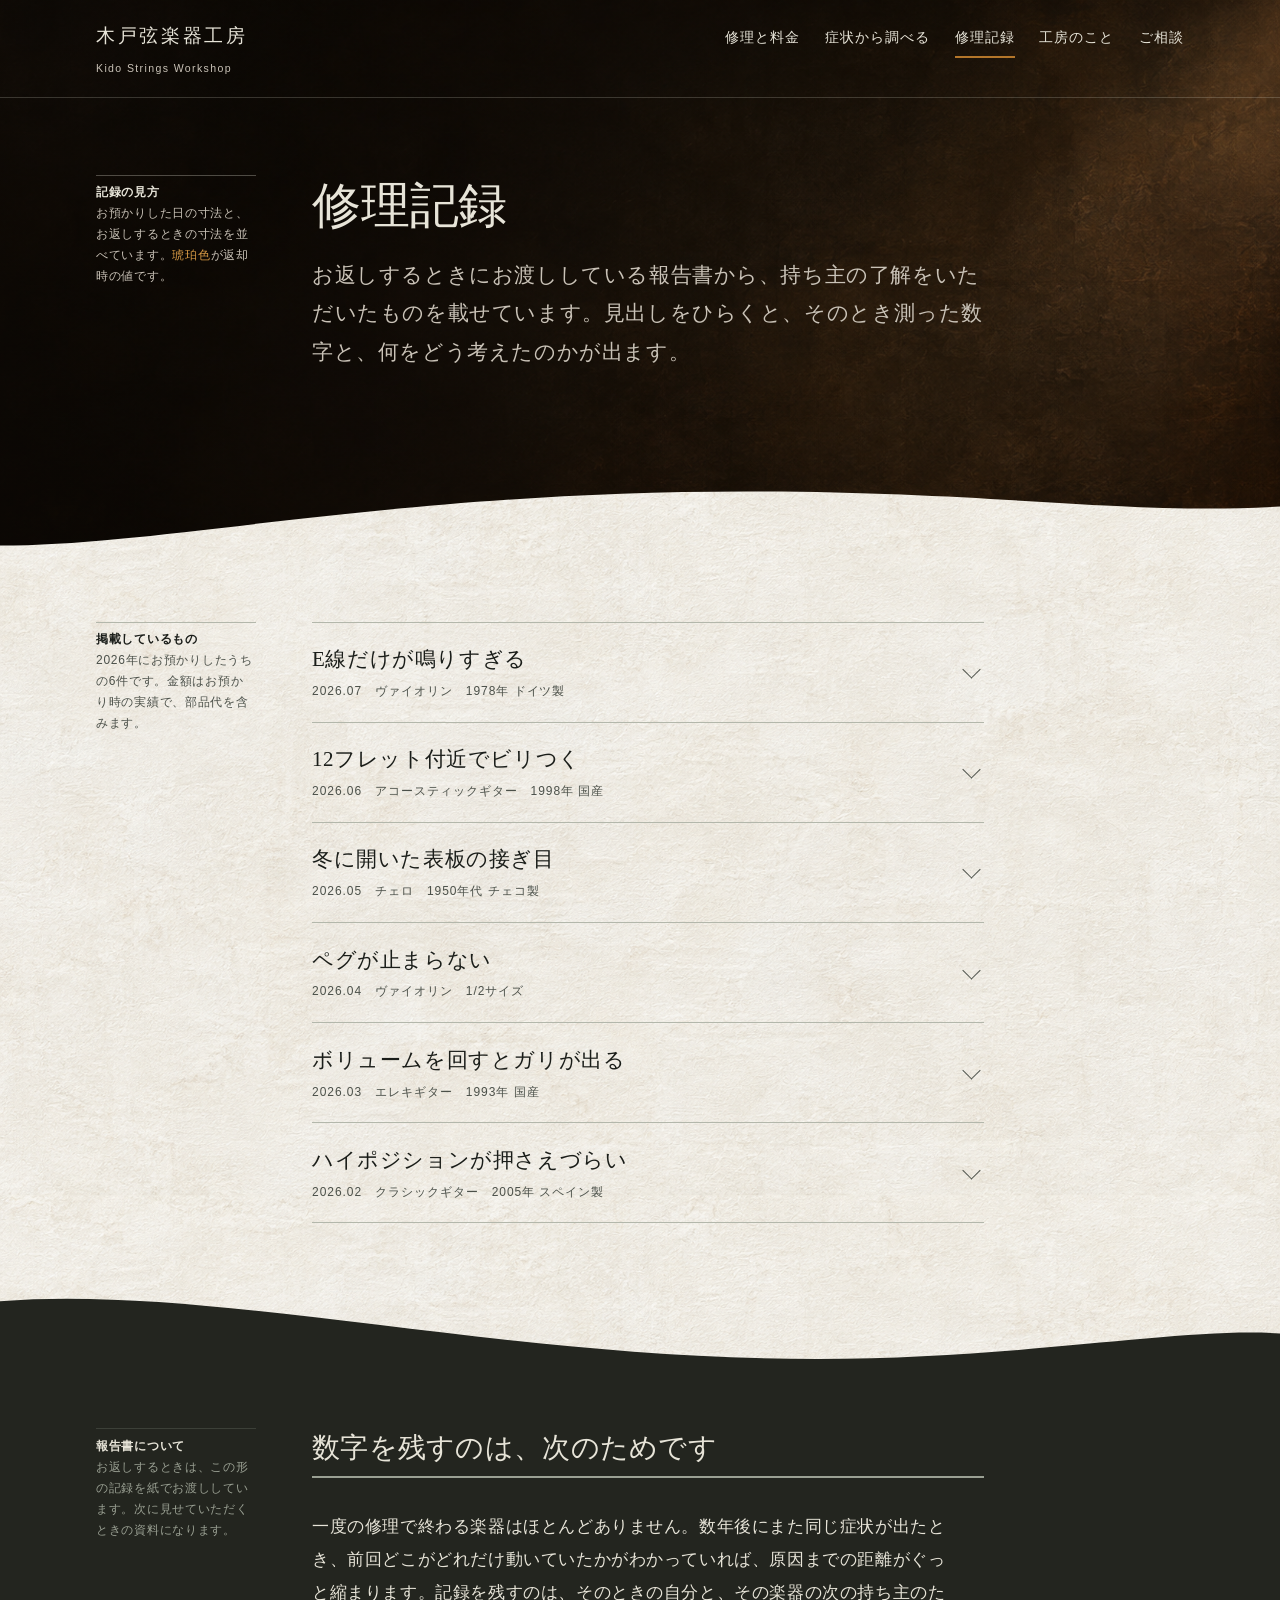
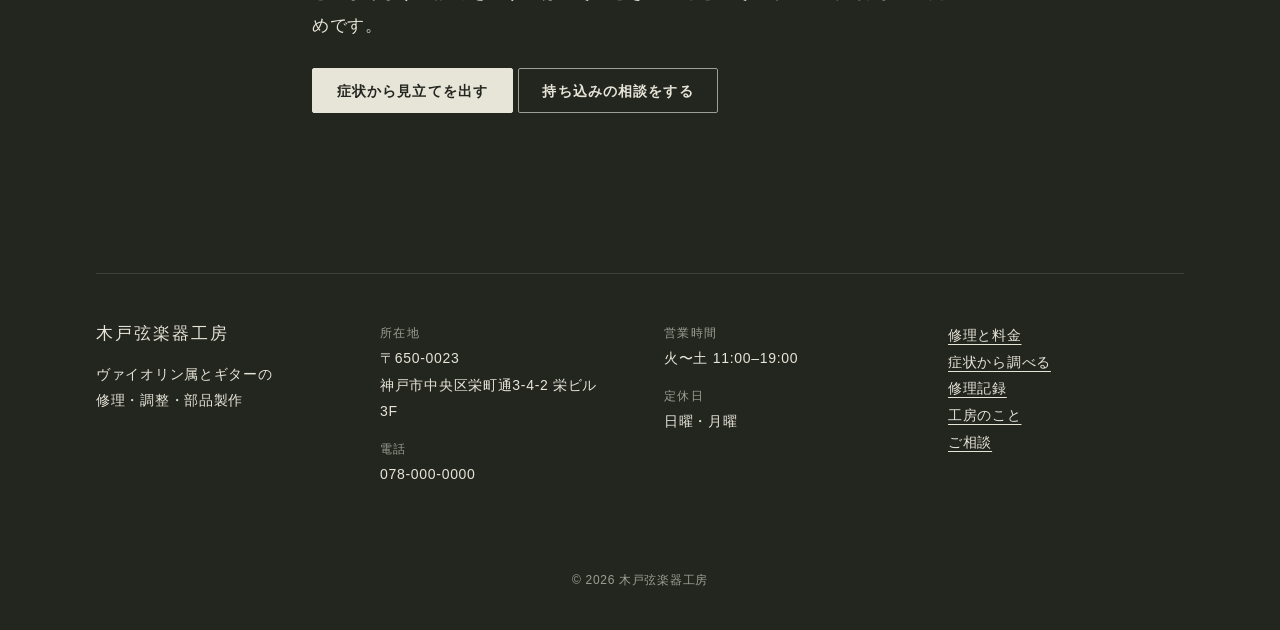
<file: records.html>
<!doctype html>
<html lang="ja">
<head>
<meta charset="utf-8">
<meta name="viewport" content="width=device-width, initial-scale=1">
<title>修理記録｜木戸弦楽器工房</title>
<meta name="description" content="工房でお預かりした楽器の記録。預かった日の寸法と、返却時の寸法を並べています。">
<meta name="robots" content="noindex, nofollow, noarchive, nosnippet">
<link rel="stylesheet" href="assets/site.css?v=20260923-mobile-cta-gap">
<link rel="stylesheet" href="assets/section-refinements.css?v=20260923-spacing">
<script src="assets/navigation.js?v=20260918-menu" defer></script>
<link rel="icon" href="images/favicon.svg" type="image/svg+xml">
</head>
<body class="page--records">
<a class="skip" href="#main">本文へ移動</a>

<header class="masthead">
  <div class="wrap masthead__in">
    <a class="mark" href="index.html">木戸弦楽器工房<span>Kido Strings Workshop</span></a>
    <button class="nav-toggle" type="button" aria-controls="site-nav" aria-expanded="false" aria-label="メニューを開く">
      <span aria-hidden="true"></span><span aria-hidden="true"></span><span aria-hidden="true"></span>
    </button>
    <nav class="nav" id="site-nav" aria-label="サイト内">
      <a href="repair.html">修理と料金</a>
      <a href="diagnosis.html">症状から調べる</a>
      <a href="records.html" aria-current="page">修理記録</a>
      <a href="workshop.html">工房のこと</a>
      <a href="contact.html">ご相談</a>
    </nav>
  </div>
</header>

<main id="main">

<section class="opener on-bench">
  <div class="wrap chart">
    <div class="note"><b>記録の見方</b>お預かりした日の寸法と、お返しするときの寸法を並べています。<span class="mm">琥珀色</span>が返却時の値です。</div>
    <div class="body">
      <h1 class="h-page">修理記録</h1>
      <p class="lede">お返しするときにお渡ししている報告書から、持ち主の了解をいただいたものを載せています。見出しをひらくと、そのとき測った数字と、何をどう考えたのかが出ます。</p>
    </div>
  </div>
</section>

<section class="band">
  <div class="wrap chart">
    <div class="note"><b>掲載しているもの</b>2026年にお預かりしたうちの6件です。金額はお預かり時の実績で、部品代を含みます。</div>
    <div class="body">

      <details class="fold">
        <summary>E線だけが鳴りすぎる<span class="fold__meta">2026.07　ヴァイオリン　1978年 ドイツ製</span></summary>
        <div class="fold__body">
          <p>他の弦に比べてE線だけが金属的で、弾いていて耳につくというご相談。音は出ているので不具合とは言いにくく、数年そのまま使っていたそうです。開けて測ると、魂柱が駒足の内側から1.8mm外側にずれていました。</p>
          <table class="measures">
            <thead><tr><th scope="col">採寸箇所</th><th scope="col">お預かり時</th><th scope="col">返却時</th></tr></thead>
            <tbody>
            <tr><th>魂柱の位置（駒足内側から）</th><td>1.8mm</td><td class="after">0.2mm</td></tr>
            <tr><th>駒の厚み（上端）</th><td>4.7mm</td><td class="after">4.5mm</td></tr>
            <tr><th>弦高（G線・指板端）</th><td>5.6mm</td><td class="after">5.5mm</td></tr>
          </tbody>
          </table>
          <p>魂柱を規定の位置に戻し、あわせて駒の上端を0.2mm落として全体の当たりを揃えました。E線が落ち着いた分、G線側の反応が少し鈍く感じられるはずなので、1か月後にもう一度お持ちいただく前提でお返ししています。</p>
          <p class="small">お預かり 3日／14,300円</p>
        </div>
      </details>

      <details class="fold">
        <summary>12フレット付近でビリつく<span class="fold__meta">2026.06　アコースティックギター　1998年 国産</span></summary>
        <div class="fold__body">
          <p>10年以上、調整に出したことがない1本。順反りが出ていて、同時に3フレットから7フレットあたりのフレットが局所的に減っていました。片方だけ直しても、もう片方が残ります。</p>
          <table class="measures">
            <thead><tr><th scope="col">採寸箇所</th><th scope="col">お預かり時</th><th scope="col">返却時</th></tr></thead>
            <tbody>
            <tr><th>ネックの相対的な反り</th><td>0.02mm</td><td class="after">0.18mm</td></tr>
            <tr><th>フレット頂点のばらつき</th><td>0.14mm</td><td class="after">0.02mm</td></tr>
            <tr><th>12フレット弦高（1弦）</th><td>1.6mm</td><td class="after">2.0mm</td></tr>
            <tr><th>12フレット弦高（6弦）</th><td>2.2mm</td><td class="after">2.6mm</td></tr>
          </tbody>
          </table>
          <p>ロッドで反りを規定内に戻してから、すり合わせ。サドルは削らず、元の高さを残しました。弦高は少し上がりますが、その分だけ音量が戻ります。弾き心地を優先して下げるかどうかは、しばらく弾いてから決めていただくことにしました。</p>
          <p class="small">お預かり 10日／23,100円</p>
        </div>
      </details>

      <details class="fold">
        <summary>冬に開いた表板の接ぎ目<span class="fold__meta">2026.05　チェロ　1950年代 チェコ製</span></summary>
        <div class="fold__body">
          <p>年明けから音がぼやけていて、よく見たら下部の接ぎ目が開いていた、というご相談。膠は木より弱く作ってあるので、乾燥で木が縮んだときに接着のほうが先に負けます。割れずに済んだ、という見方をします。</p>
          <table class="measures">
            <thead><tr><th scope="col">採寸箇所</th><th scope="col">お預かり時</th><th scope="col">返却時</th></tr></thead>
            <tbody>
            <tr><th>接ぎ目の開き（長さ）</th><td>152mm</td><td class="after">0mm</td></tr>
            <tr><th>最大の開き幅</th><td>0.9mm</td><td class="after">0mm</td></tr>
            <tr><th>ケース内湿度（お預かり時）</th><td>31%</td><td class="after">52%</td></tr>
          </tbody>
          </table>
          <p>膠を温め直して閉じ、内側から補強を1枚。同じことが再発しないよう、ケースに入れる湿度調整剤と、置き場所についてもあわせてご案内しました。修理より、そちらのほうが効きます。</p>
          <p class="small">お預かり 16日／33,000円</p>
        </div>
      </details>

      <details class="fold">
        <summary>ペグが止まらない<span class="fold__meta">2026.04　ヴァイオリン　1/2サイズ</span></summary>
        <div class="fold__body">
          <p>お子さんが自分で調弦できず、毎回保護者の方が合わせているとのこと。ペグが滑るというより、押し込んでも数分で戻る状態でした。穴が縦方向に伸びていて、真円ではなくなっていました。</p>
          <table class="measures">
            <thead><tr><th scope="col">採寸箇所</th><th scope="col">お預かり時</th><th scope="col">返却時</th></tr></thead>
            <tbody>
            <tr><th>ペグ穴の径（A線側・上下）</th><td>7.9mm</td><td class="after">7.6mm</td></tr>
            <tr><th>ペグ穴の径（A線側・左右）</th><td>7.6mm</td><td class="after">7.6mm</td></tr>
          </tbody>
          </table>
          <p>4つとも埋め直して開け直し、ペグをすり合わせました。アジャスター付きのテールピースに替える方法もありますが、まずは正しくペグで合わせられる状態にするほうが先だと考えています。次のサイズに買い替えるまで、あと2年ほど使える見込みです。</p>
          <p class="small">お預かり 12日／24,200円</p>
        </div>
      </details>

      <details class="fold">
        <summary>ボリュームを回すとガリが出る<span class="fold__meta">2026.03　エレキギター　1993年 国産</span></summary>
        <div class="fold__body">
          <p>ボリュームを絞る途中で「ガリッ」と鳴り、たまに音が出なくなる。演奏中に切れるほうが問題なので、そちらから見ました。原因は2つ重なっていました。</p>
          <table class="measures">
            <thead><tr><th scope="col">採寸箇所</th><th scope="col">お預かり時</th><th scope="col">返却時</th></tr></thead>
            <tbody>
            <tr><th>ボリュームポット抵抗値</th><td>198kΩ</td><td class="after">252kΩ</td></tr>
            <tr><th>ブリッジアース</th><td>断線</td><td class="after">導通あり</td></tr>
          </tbody>
          </table>
          <p>ポットを交換し、外れていたブリッジアースをはんだ付けし直しました。30年前の配線材はまだ十分使えたので、そのまま残しています。全部新しくすれば直りますが、この楽器の音は古い配線込みのものです。</p>
          <p class="small">お預かり 4日／8,800円</p>
        </div>
      </details>

      <details class="fold">
        <summary>ハイポジションが押さえづらい<span class="fold__meta">2026.02　クラシックギター　2005年 スペイン製</span></summary>
        <div class="fold__body">
          <p>買ったときから弦高が高く、10フレットから先が押さえられないというご相談。ネックの反りは正常だったので、サドル側で下げられる範囲を見ました。</p>
          <table class="measures">
            <thead><tr><th scope="col">採寸箇所</th><th scope="col">お預かり時</th><th scope="col">返却時</th></tr></thead>
            <tbody>
            <tr><th>12フレット弦高（1弦）</th><td>3.9mm</td><td class="after">3.2mm</td></tr>
            <tr><th>12フレット弦高（6弦）</th><td>4.6mm</td><td class="after">4.0mm</td></tr>
            <tr><th>サドルの残り高さ</th><td>7.1mm</td><td class="after">5.6mm</td></tr>
          </tbody>
          </table>
          <p>クラシックギターは弦の振幅が大きいので、スチール弦と同じところまでは下げられません。今回はここが下限です。もう一段下げたい場合はネックの角度を作り直す作業になるため、まずこの高さでしばらく弾いてみてくださいとお伝えしました。元のサドルは削らず、新しく作ったものと入れ替えて、両方お返ししています。</p>
          <p class="small">お預かり 5日／11,000円</p>
        </div>
      </details>

    </div>
  </div>
</section>

<section class="band band--bench on-bench">
  <div class="wrap chart">
    <div class="note"><b>報告書について</b>お返しするときは、この形の記録を紙でお渡ししています。次に見せていただくときの資料になります。</div>
    <div class="body">
      <h2 class="rule-heading">数字を残すのは、次のためです</h2>
      <p>一度の修理で終わる楽器はほとんどありません。数年後にまた同じ症状が出たとき、前回どこがどれだけ動いていたかがわかっていれば、原因までの距離がぐっと縮まります。記録を残すのは、そのときの自分と、その楽器の次の持ち主のためです。</p>
      <p class="mt-m cta-group">
        <a class="act" href="diagnosis.html">症状から見立てを出す</a>
        <a class="act act--quiet" href="contact.html">持ち込みの相談をする</a>
      </p>
    </div>
  </div>
</section>

</main>

<footer class="foot">
  <div class="wrap">
    <div class="foot__grid">
      <div>
        <h2>木戸弦楽器工房</h2>
        <p>ヴァイオリン属とギターの<br>修理・調整・部品製作</p>
      </div>
      <dl>
        <dt>所在地</dt>
        <dd>〒650-0023<br>神戸市中央区栄町通3-4-2 栄ビル 3F</dd>
        <dt>電話</dt>
        <dd>078-000-0000</dd>
      </dl>
      <dl>
        <dt>営業時間</dt>
        <dd>火〜土 11:00–19:00</dd>
        <dt>定休日</dt>
        <dd>日曜・月曜</dd>
      </dl>
      <nav aria-label="フッター">
        <ul class="plain">
          <li><a href="repair.html">修理と料金</a></li>
          <li><a href="diagnosis.html">症状から調べる</a></li>
          <li><a href="records.html">修理記録</a></li>
          <li><a href="workshop.html">工房のこと</a></li>
          <li><a href="contact.html">ご相談</a></li>
        </ul>
      </nav>
    </div>
    <div class="foot__base">
      <p>© 2026 木戸弦楽器工房</p>
    </div>
  </div>
</footer>

</body>
</html>
</file>
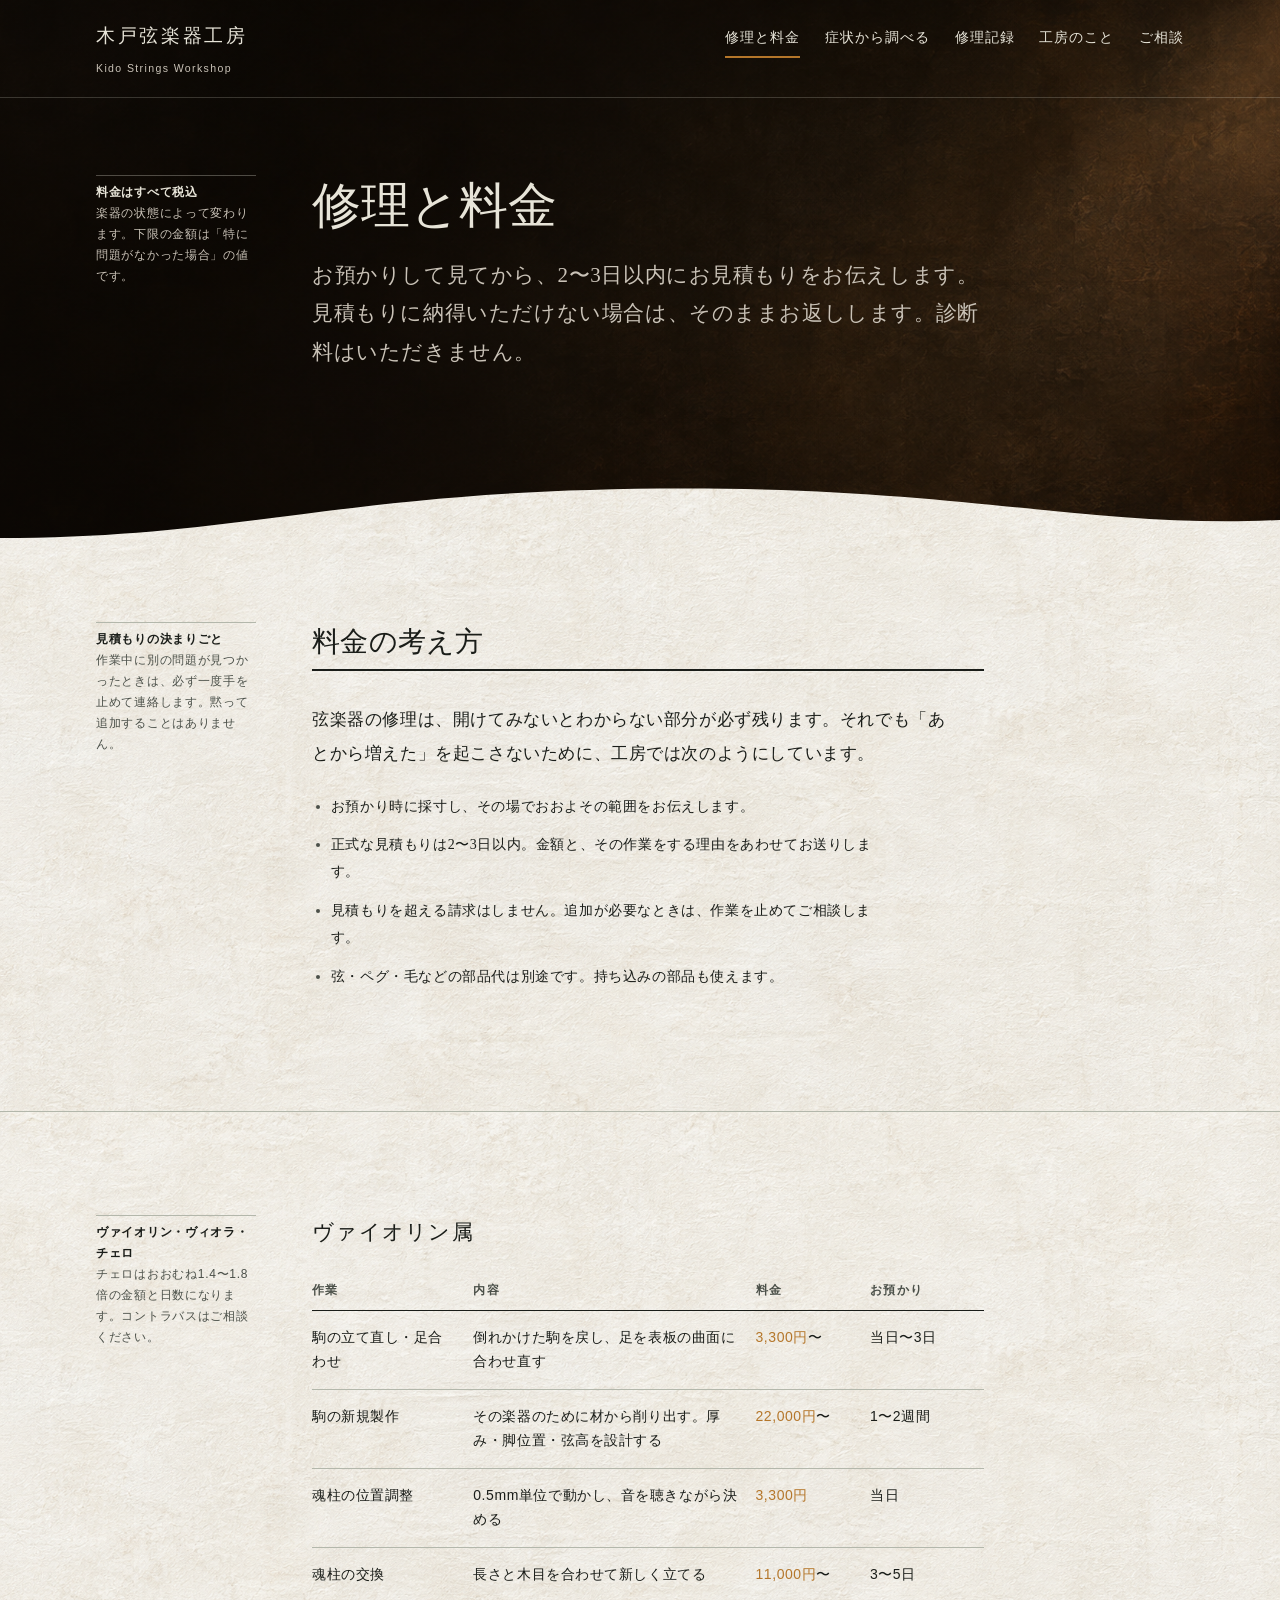
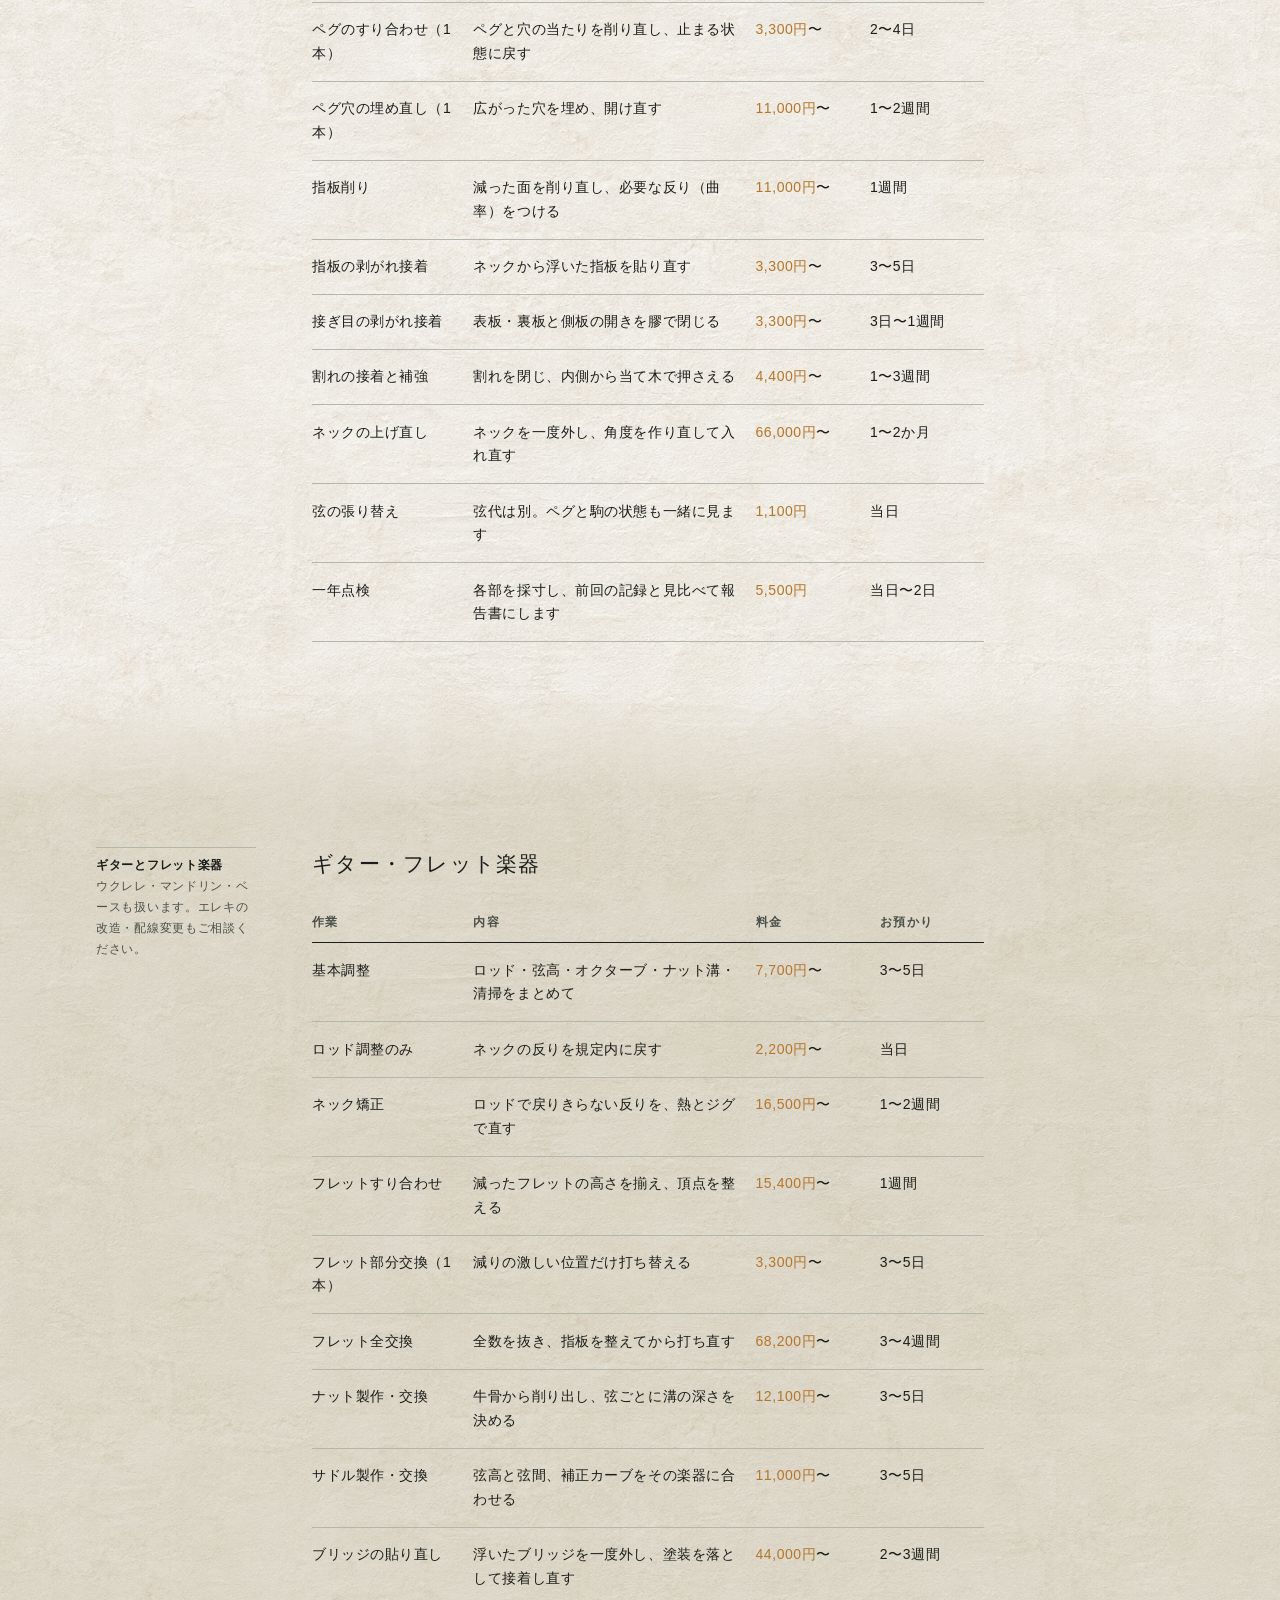
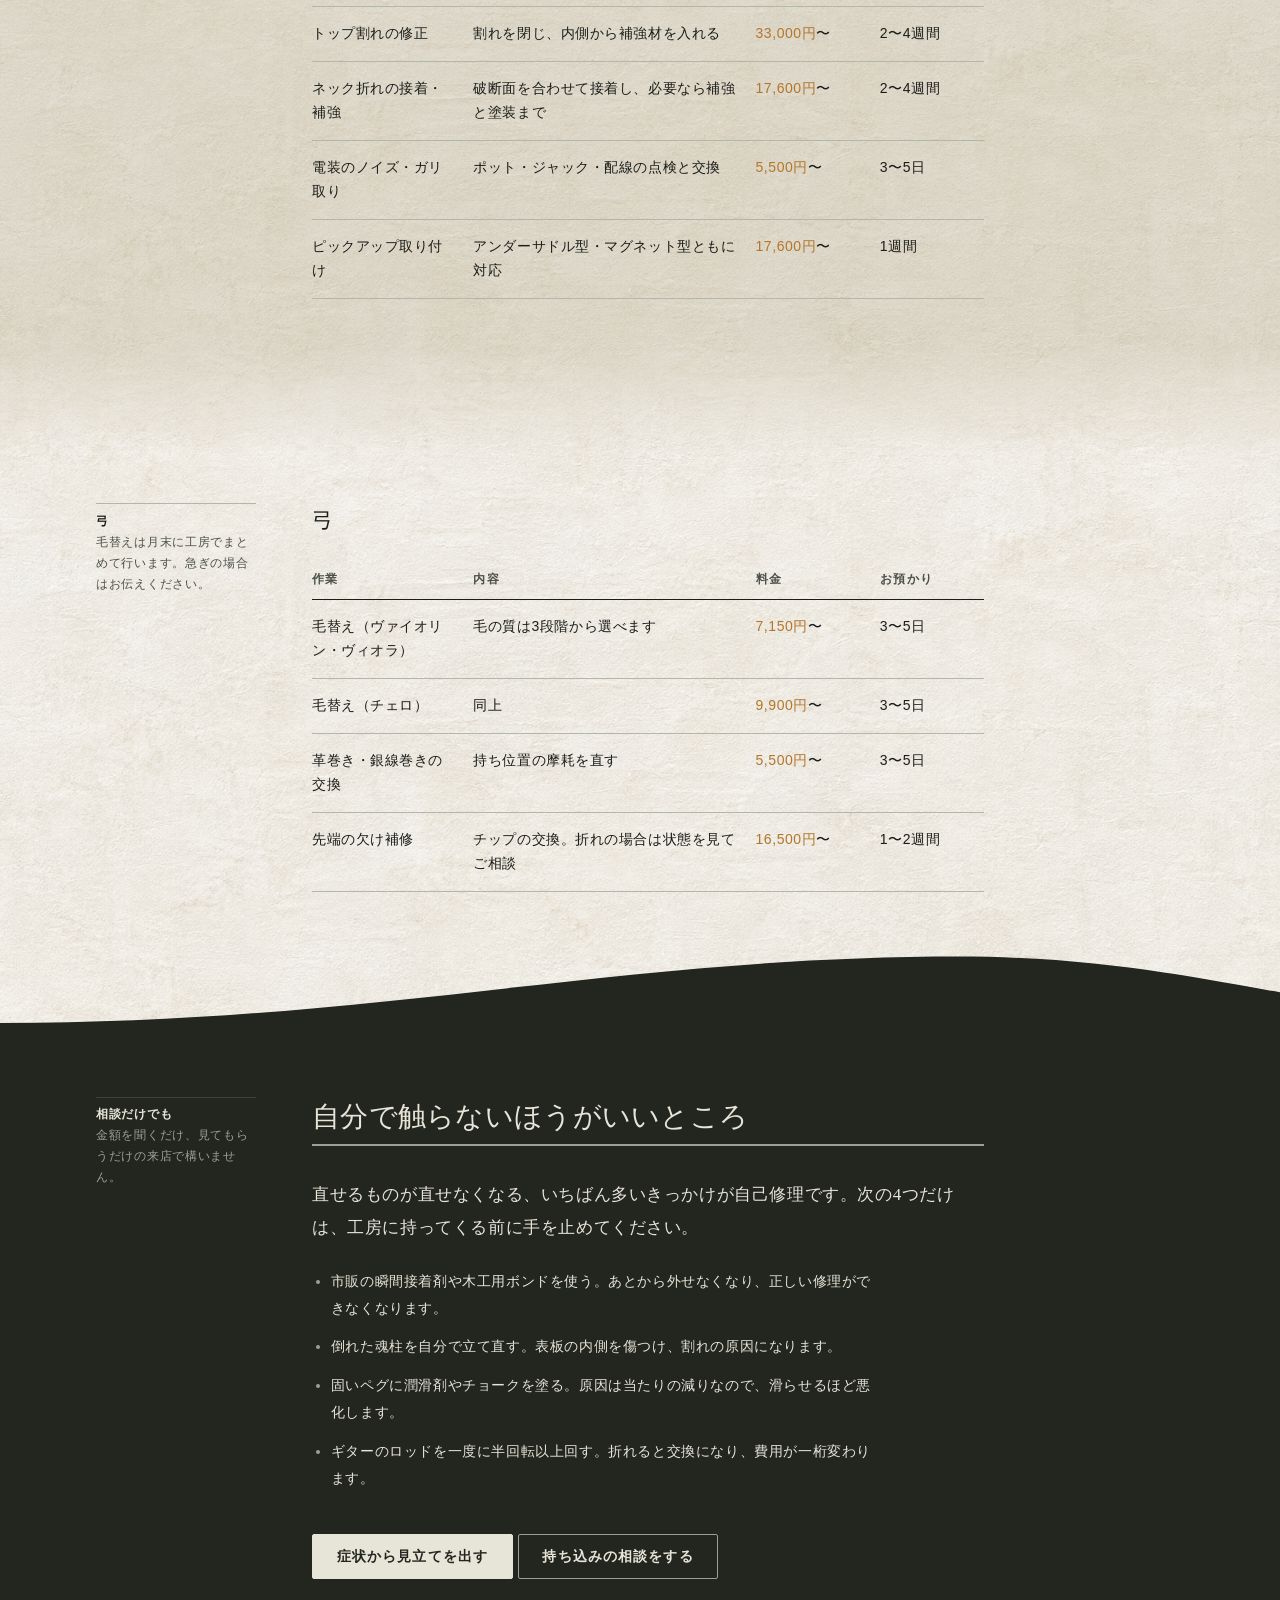
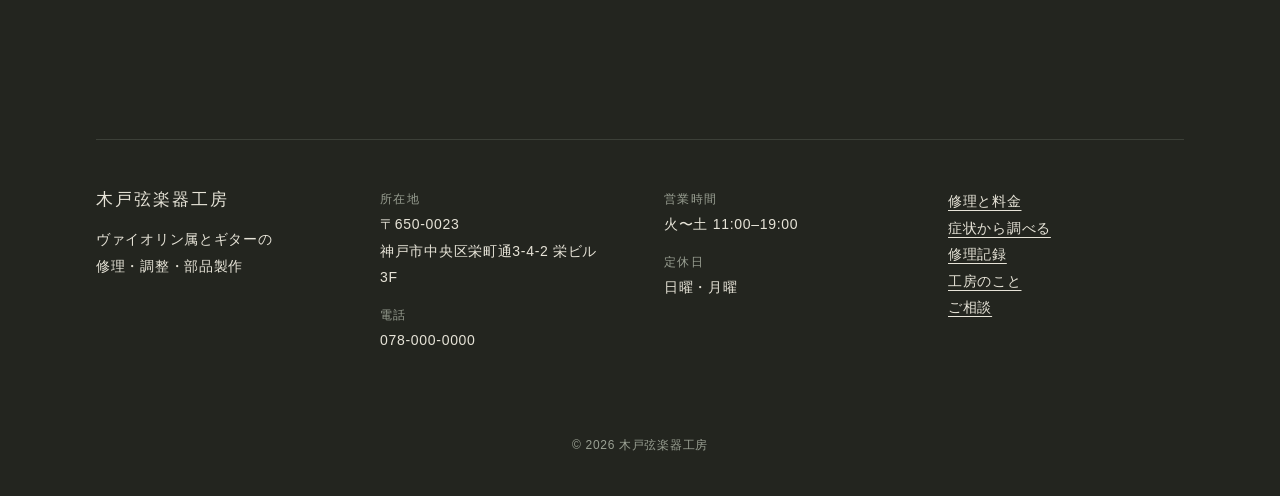
<file: repair.html>
<!doctype html>
<html lang="ja">
<head>
<meta charset="utf-8">
<meta name="viewport" content="width=device-width, initial-scale=1">
<title>修理と料金｜木戸弦楽器工房</title>
<meta name="description" content="ヴァイオリン属・ギター・弓の修理と調整のメニューと料金、お預かり日数の目安。">
<meta name="robots" content="noindex, nofollow, noarchive, nosnippet">
<link rel="stylesheet" href="assets/site.css?v=20260923-mobile-cta-gap">
<link rel="stylesheet" href="assets/section-refinements.css?v=20260923-spacing">
<link rel="stylesheet" href="assets/section-blends.css?v=20260923-guitar-centered">
<script src="assets/navigation.js?v=20260918-menu" defer></script>
<link rel="icon" href="images/favicon.svg" type="image/svg+xml">
</head>
<body class="page--repair">
<a class="skip" href="#main">本文へ移動</a>

<header class="masthead">
  <div class="wrap masthead__in">
    <a class="mark" href="index.html">木戸弦楽器工房<span>Kido Strings Workshop</span></a>
    <button class="nav-toggle" type="button" aria-controls="site-nav" aria-expanded="false" aria-label="メニューを開く">
      <span aria-hidden="true"></span><span aria-hidden="true"></span><span aria-hidden="true"></span>
    </button>
    <nav class="nav" id="site-nav" aria-label="サイト内">
      <a href="repair.html" aria-current="page">修理と料金</a>
      <a href="diagnosis.html">症状から調べる</a>
      <a href="records.html">修理記録</a>
      <a href="workshop.html">工房のこと</a>
      <a href="contact.html">ご相談</a>
    </nav>
  </div>
</header>

<main id="main">

<section class="opener on-bench">
  <div class="wrap chart">
    <div class="note"><b>料金はすべて税込</b>楽器の状態によって変わります。下限の金額は「特に問題がなかった場合」の値です。</div>
    <div class="body">
      <h1 class="h-page">修理と料金</h1>
      <p class="lede">お預かりして見てから、2〜3日以内にお見積もりをお伝えします。見積もりに納得いただけない場合は、そのままお返しします。診断料はいただきません。</p>
    </div>
  </div>
</section>

<section class="band">
  <div class="wrap chart">
    <div class="note"><b>見積もりの決まりごと</b>作業中に別の問題が見つかったときは、必ず一度手を止めて連絡します。黙って追加することはありません。</div>
    <div class="body">
      <h2 class="rule-heading">料金の考え方</h2>
      <p>弦楽器の修理は、開けてみないとわからない部分が必ず残ります。それでも「あとから増えた」を起こさないために、工房では次のようにしています。</p>
      <ul class="tight">
        <li>お預かり時に採寸し、その場でおおよその範囲をお伝えします。</li>
        <li>正式な見積もりは2〜3日以内。金額と、その作業をする理由をあわせてお送りします。</li>
        <li>見積もりを超える請求はしません。追加が必要なときは、作業を止めてご相談します。</li>
        <li>弦・ペグ・毛などの部品代は別途です。持ち込みの部品も使えます。</li>
      </ul>
    </div>
  </div>
</section>

<section class="band band--sunk" id="violin">
  <div class="wrap chart">
    <div class="note"><b>ヴァイオリン・ヴィオラ・チェロ</b>チェロはおおむね1.4〜1.8倍の金額と日数になります。コントラバスはご相談ください。</div>
    <div class="body">
      <p class="table-scroll-hint">横にスライドできます →</p>
      <div class="table-scroll">
        <table class="sheet">
          <caption>ヴァイオリン属</caption>
          <thead>
            <tr><th scope="col">作業</th><th scope="col">内容</th><th scope="col">料金</th><th scope="col">お預かり</th></tr>
          </thead>
          <tbody>
            <tr><td>駒の立て直し・足合わせ</td><td>倒れかけた駒を戻し、足を表板の曲面に合わせ直す</td><td class="num"><em>3,300円</em>〜</td><td class="num">当日〜3日</td></tr>
            <tr><td>駒の新規製作</td><td>その楽器のために材から削り出す。厚み・脚位置・弦高を設計する</td><td class="num"><em>22,000円</em>〜</td><td class="num">1〜2週間</td></tr>
            <tr><td>魂柱の位置調整</td><td>0.5mm単位で動かし、音を聴きながら決める</td><td class="num"><em>3,300円</em></td><td class="num">当日</td></tr>
            <tr><td>魂柱の交換</td><td>長さと木目を合わせて新しく立てる</td><td class="num"><em>11,000円</em>〜</td><td class="num">3〜5日</td></tr>
            <tr><td>ペグのすり合わせ（1本）</td><td>ペグと穴の当たりを削り直し、止まる状態に戻す</td><td class="num"><em>3,300円</em>〜</td><td class="num">2〜4日</td></tr>
            <tr><td>ペグ穴の埋め直し（1本）</td><td>広がった穴を埋め、開け直す</td><td class="num"><em>11,000円</em>〜</td><td class="num">1〜2週間</td></tr>
            <tr><td>指板削り</td><td>減った面を削り直し、必要な反り（曲率）をつける</td><td class="num"><em>11,000円</em>〜</td><td class="num">1週間</td></tr>
            <tr><td>指板の剥がれ接着</td><td>ネックから浮いた指板を貼り直す</td><td class="num"><em>3,300円</em>〜</td><td class="num">3〜5日</td></tr>
            <tr><td>接ぎ目の剥がれ接着</td><td>表板・裏板と側板の開きを膠で閉じる</td><td class="num"><em>3,300円</em>〜</td><td class="num">3日〜1週間</td></tr>
            <tr><td>割れの接着と補強</td><td>割れを閉じ、内側から当て木で押さえる</td><td class="num"><em>4,400円</em>〜</td><td class="num">1〜3週間</td></tr>
            <tr><td>ネックの上げ直し</td><td>ネックを一度外し、角度を作り直して入れ直す</td><td class="num"><em>66,000円</em>〜</td><td class="num">1〜2か月</td></tr>
            <tr><td>弦の張り替え</td><td>弦代は別。ペグと駒の状態も一緒に見ます</td><td class="num"><em>1,100円</em></td><td class="num">当日</td></tr>
            <tr><td>一年点検</td><td>各部を採寸し、前回の記録と見比べて報告書にします</td><td class="num"><em>5,500円</em></td><td class="num">当日〜2日</td></tr>
          </tbody>
        </table>
      </div>
    </div>
  </div>
</section>

<section class="band" id="guitar">
  <div class="wrap chart">
    <div class="note"><b>ギターとフレット楽器</b>ウクレレ・マンドリン・ベースも扱います。エレキの改造・配線変更もご相談ください。</div>
    <div class="body">
      <p class="table-scroll-hint">横にスライドできます →</p>
      <div class="table-scroll">
        <table class="sheet">
          <caption>ギター・フレット楽器</caption>
          <thead>
            <tr><th scope="col">作業</th><th scope="col">内容</th><th scope="col">料金</th><th scope="col">お預かり</th></tr>
          </thead>
          <tbody>
            <tr><td>基本調整</td><td>ロッド・弦高・オクターブ・ナット溝・清掃をまとめて</td><td class="num"><em>7,700円</em>〜</td><td class="num">3〜5日</td></tr>
            <tr><td>ロッド調整のみ</td><td>ネックの反りを規定内に戻す</td><td class="num"><em>2,200円</em>〜</td><td class="num">当日</td></tr>
            <tr><td>ネック矯正</td><td>ロッドで戻りきらない反りを、熱とジグで直す</td><td class="num"><em>16,500円</em>〜</td><td class="num">1〜2週間</td></tr>
            <tr><td>フレットすり合わせ</td><td>減ったフレットの高さを揃え、頂点を整える</td><td class="num"><em>15,400円</em>〜</td><td class="num">1週間</td></tr>
            <tr><td>フレット部分交換（1本）</td><td>減りの激しい位置だけ打ち替える</td><td class="num"><em>3,300円</em>〜</td><td class="num">3〜5日</td></tr>
            <tr><td>フレット全交換</td><td>全数を抜き、指板を整えてから打ち直す</td><td class="num"><em>68,200円</em>〜</td><td class="num">3〜4週間</td></tr>
            <tr><td>ナット製作・交換</td><td>牛骨から削り出し、弦ごとに溝の深さを決める</td><td class="num"><em>12,100円</em>〜</td><td class="num">3〜5日</td></tr>
            <tr><td>サドル製作・交換</td><td>弦高と弦間、補正カーブをその楽器に合わせる</td><td class="num"><em>11,000円</em>〜</td><td class="num">3〜5日</td></tr>
            <tr><td>ブリッジの貼り直し</td><td>浮いたブリッジを一度外し、塗装を落として接着し直す</td><td class="num"><em>44,000円</em>〜</td><td class="num">2〜3週間</td></tr>
            <tr><td>トップ割れの修正</td><td>割れを閉じ、内側から補強材を入れる</td><td class="num"><em>33,000円</em>〜</td><td class="num">2〜4週間</td></tr>
            <tr><td>ネック折れの接着・補強</td><td>破断面を合わせて接着し、必要なら補強と塗装まで</td><td class="num"><em>17,600円</em>〜</td><td class="num">2〜4週間</td></tr>
            <tr><td>電装のノイズ・ガリ取り</td><td>ポット・ジャック・配線の点検と交換</td><td class="num"><em>5,500円</em>〜</td><td class="num">3〜5日</td></tr>
            <tr><td>ピックアップ取り付け</td><td>アンダーサドル型・マグネット型ともに対応</td><td class="num"><em>17,600円</em>〜</td><td class="num">1週間</td></tr>
          </tbody>
        </table>
      </div>
    </div>
  </div>
</section>

<section class="band band--sunk" id="bow">
  <div class="wrap chart">
    <div class="note"><b>弓</b>毛替えは月末に工房でまとめて行います。急ぎの場合はお伝えください。</div>
    <div class="body">
      <p class="table-scroll-hint">横にスライドできます →</p>
      <div class="table-scroll">
        <table class="sheet">
          <caption>弓</caption>
          <thead>
            <tr><th scope="col">作業</th><th scope="col">内容</th><th scope="col">料金</th><th scope="col">お預かり</th></tr>
          </thead>
          <tbody>
            <tr><td>毛替え（ヴァイオリン・ヴィオラ）</td><td>毛の質は3段階から選べます</td><td class="num"><em>7,150円</em>〜</td><td class="num">3〜5日</td></tr>
            <tr><td>毛替え（チェロ）</td><td>同上</td><td class="num"><em>9,900円</em>〜</td><td class="num">3〜5日</td></tr>
            <tr><td>革巻き・銀線巻きの交換</td><td>持ち位置の摩耗を直す</td><td class="num"><em>5,500円</em>〜</td><td class="num">3〜5日</td></tr>
            <tr><td>先端の欠け補修</td><td>チップの交換。折れの場合は状態を見てご相談</td><td class="num"><em>16,500円</em>〜</td><td class="num">1〜2週間</td></tr>
          </tbody>
        </table>
      </div>
    </div>
  </div>
</section>

<section class="band band--bench on-bench">
  <div class="wrap chart">
    <div class="note"><b>相談だけでも</b>金額を聞くだけ、見てもらうだけの来店で構いません。</div>
    <div class="body">
      <h2 class="rule-heading">自分で触らないほうがいいところ</h2>
      <p>直せるものが直せなくなる、いちばん多いきっかけが自己修理です。次の4つだけは、工房に持ってくる前に手を止めてください。</p>
      <ul class="tight">
        <li>市販の瞬間接着剤や木工用ボンドを使う。あとから外せなくなり、正しい修理ができなくなります。</li>
        <li>倒れた魂柱を自分で立て直す。表板の内側を傷つけ、割れの原因になります。</li>
        <li>固いペグに潤滑剤やチョークを塗る。原因は当たりの減りなので、滑らせるほど悪化します。</li>
        <li>ギターのロッドを一度に半回転以上回す。折れると交換になり、費用が一桁変わります。</li>
      </ul>
      <p class="mt-l cta-group">
        <a class="act" href="diagnosis.html">症状から見立てを出す</a>
        <a class="act act--quiet" href="contact.html">持ち込みの相談をする</a>
      </p>
    </div>
  </div>
</section>

</main>

<footer class="foot">
  <div class="wrap">
    <div class="foot__grid">
      <div>
        <h2>木戸弦楽器工房</h2>
        <p>ヴァイオリン属とギターの<br>修理・調整・部品製作</p>
      </div>
      <dl>
        <dt>所在地</dt>
        <dd>〒650-0023<br>神戸市中央区栄町通3-4-2 栄ビル 3F</dd>
        <dt>電話</dt>
        <dd>078-000-0000</dd>
      </dl>
      <dl>
        <dt>営業時間</dt>
        <dd>火〜土 11:00–19:00</dd>
        <dt>定休日</dt>
        <dd>日曜・月曜</dd>
      </dl>
      <nav aria-label="フッター">
        <ul class="plain">
          <li><a href="repair.html">修理と料金</a></li>
          <li><a href="diagnosis.html">症状から調べる</a></li>
          <li><a href="records.html">修理記録</a></li>
          <li><a href="workshop.html">工房のこと</a></li>
          <li><a href="contact.html">ご相談</a></li>
        </ul>
      </nav>
    </div>
    <div class="foot__base">
      <p>© 2026 木戸弦楽器工房</p>
    </div>
  </div>
</footer>

</body>
</html>
</file>
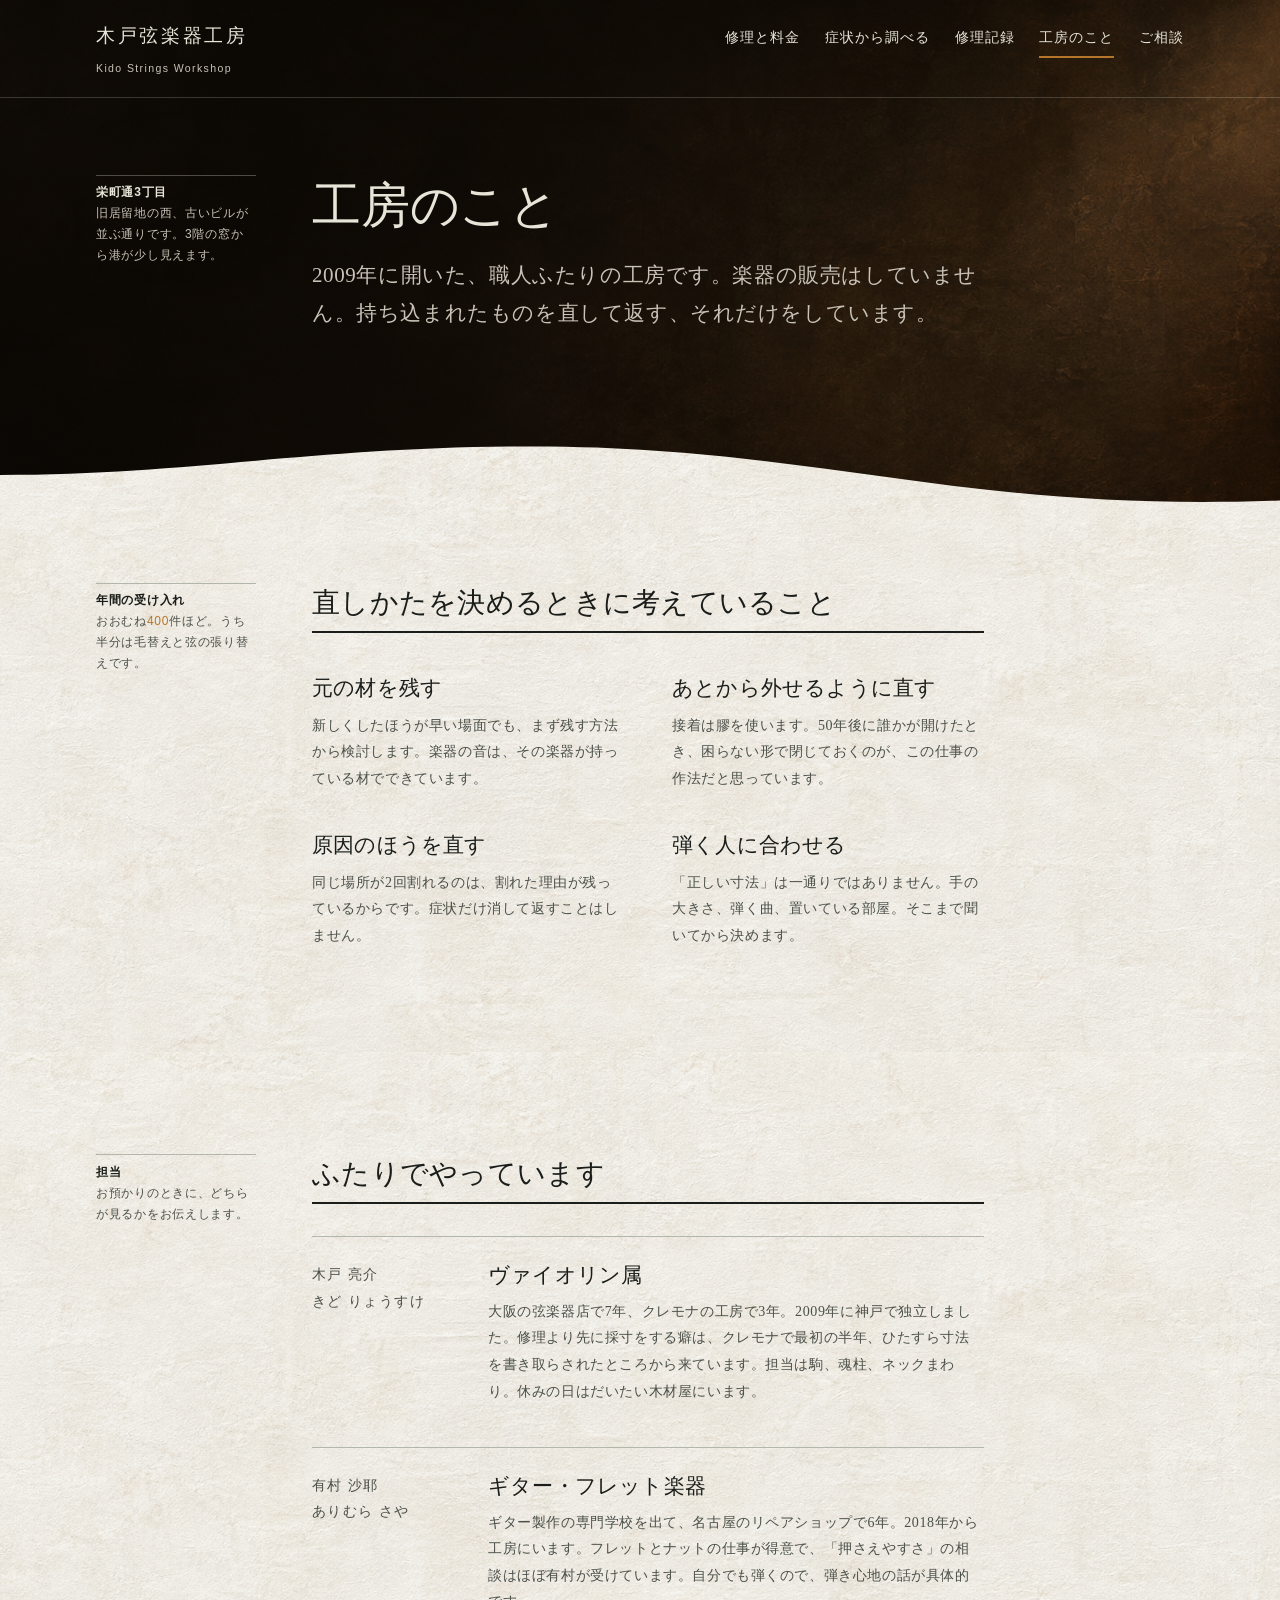
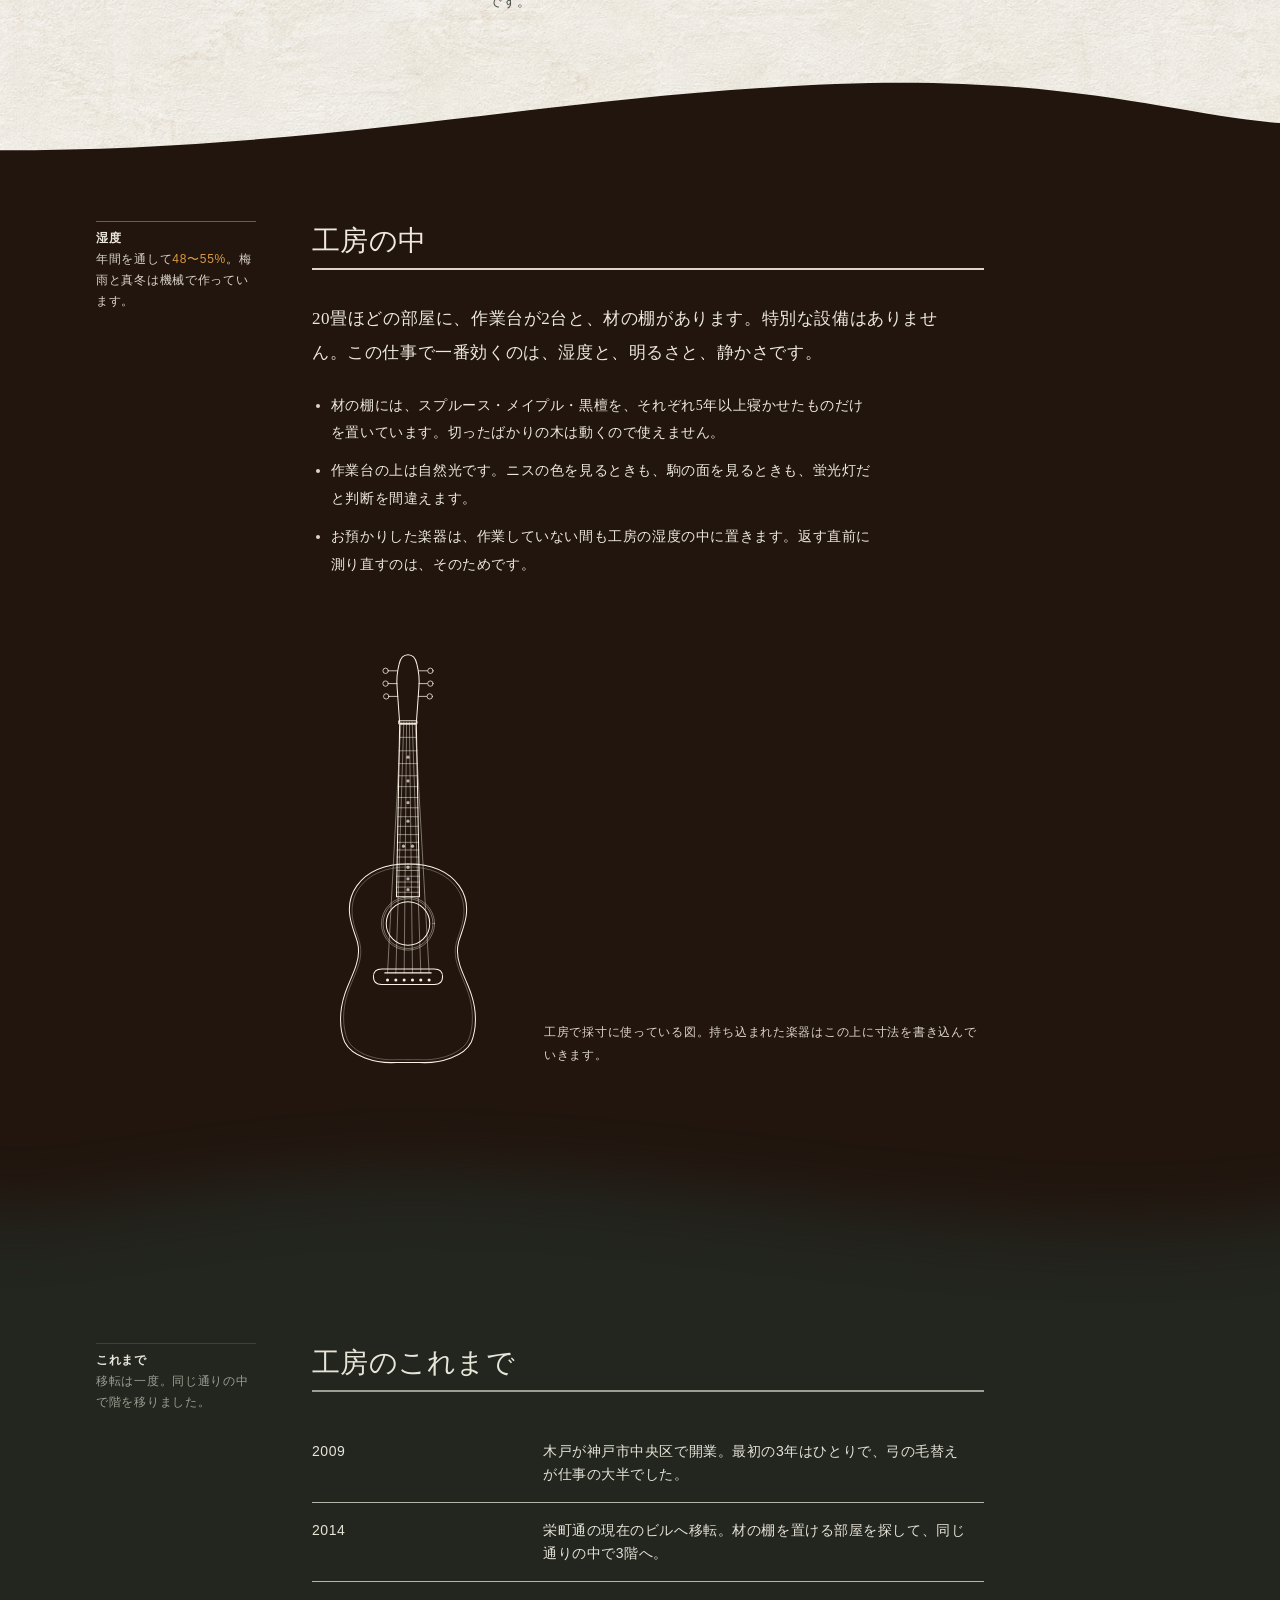
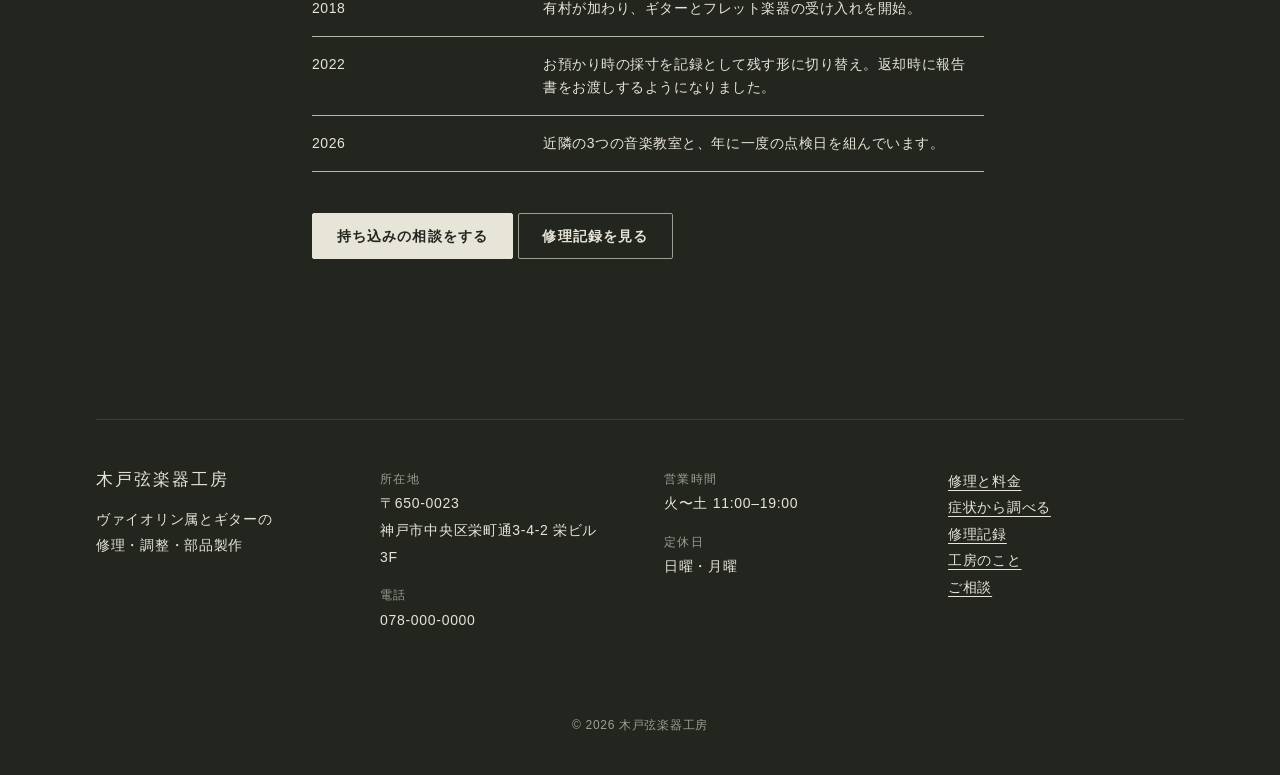
<file: workshop.html>
<!doctype html>
<html lang="ja">
<head>
<meta charset="utf-8">
<meta name="viewport" content="width=device-width, initial-scale=1">
<title>工房のこと｜木戸弦楽器工房</title>
<meta name="description" content="神戸・栄町通で2009年から続く弦楽器修理工房。ふたりの職人と、工房の環境について。">
<meta name="robots" content="noindex, nofollow, noarchive, nosnippet">
<link rel="stylesheet" href="assets/site.css?v=20260923-mobile-cta-gap">
<link rel="stylesheet" href="assets/section-refinements.css?v=20260923-spacing">
<link rel="stylesheet" href="assets/workshop-interior.css?v=20260923-wide-wave">
<script src="assets/navigation.js?v=20260918-menu" defer></script>
<link rel="icon" href="images/favicon.svg" type="image/svg+xml">
</head>
<body class="page--workshop">
<a class="skip" href="#main">本文へ移動</a>

<header class="masthead">
  <div class="wrap masthead__in">
    <a class="mark" href="index.html">木戸弦楽器工房<span>Kido Strings Workshop</span></a>
    <button class="nav-toggle" type="button" aria-controls="site-nav" aria-expanded="false" aria-label="メニューを開く">
      <span aria-hidden="true"></span><span aria-hidden="true"></span><span aria-hidden="true"></span>
    </button>
    <nav class="nav" id="site-nav" aria-label="サイト内">
      <a href="repair.html">修理と料金</a>
      <a href="diagnosis.html">症状から調べる</a>
      <a href="records.html">修理記録</a>
      <a href="workshop.html" aria-current="page">工房のこと</a>
      <a href="contact.html">ご相談</a>
    </nav>
  </div>
</header>

<main id="main">
<svg class="interior-wave-defs" aria-hidden="true" width="0" height="0"><defs><clipPath id="interior-wave" clipPathUnits="objectBoundingBox"><path d="M0 0 H1 V.98 C.76 1.015 .49 .925 .24 .947 C.12 .958 .05 .98 0 .975 Z"/></clipPath></defs></svg>

<section class="opener on-bench">
  <div class="wrap chart">
    <div class="note"><b>栄町通3丁目</b>旧居留地の西、古いビルが並ぶ通りです。3階の窓から港が少し見えます。</div>
    <div class="body">
      <h1 class="h-page">工房のこと</h1>
      <p class="lede">2009年に開いた、職人ふたりの工房です。楽器の販売はしていません。持ち込まれたものを直して返す、それだけをしています。</p>
    </div>
  </div>
</section>

<section class="band">
  <div class="wrap chart">
    <div class="note"><b>年間の受け入れ</b>おおむね<span class="mm">400</span>件ほど。うち半分は毛替えと弦の張り替えです。</div>
    <div class="body">
      <h2 class="rule-heading">直しかたを決めるときに考えていること</h2>
      <div class="cols mt-l">
        <div>
          <h3>元の材を残す</h3>
          <p>新しくしたほうが早い場面でも、まず残す方法から検討します。楽器の音は、その楽器が持っている材でできています。</p>
        </div>
        <div>
          <h3>あとから外せるように直す</h3>
          <p>接着は膠を使います。50年後に誰かが開けたとき、困らない形で閉じておくのが、この仕事の作法だと思っています。</p>
        </div>
        <div>
          <h3>原因のほうを直す</h3>
          <p>同じ場所が2回割れるのは、割れた理由が残っているからです。症状だけ消して返すことはしません。</p>
        </div>
        <div>
          <h3>弾く人に合わせる</h3>
          <p>「正しい寸法」は一通りではありません。手の大きさ、弾く曲、置いている部屋。そこまで聞いてから決めます。</p>
        </div>
      </div>
    </div>
  </div>
</section>

<section class="band band--sunk">
  <div class="wrap chart">
    <div class="note"><b>担当</b>お預かりのときに、どちらが見るかをお伝えします。</div>
    <div class="body">
      <h2 class="rule-heading">ふたりでやっています</h2>

      <div class="stack">
        <article class="entry">
          <p class="entry__tag">木戸 亮介<br>きど りょうすけ</p>
          <div>
            <h3>ヴァイオリン属</h3>
            <p>大阪の弦楽器店で7年、クレモナの工房で3年。2009年に神戸で独立しました。修理より先に採寸をする癖は、クレモナで最初の半年、ひたすら寸法を書き取らされたところから来ています。担当は駒、魂柱、ネックまわり。休みの日はだいたい木材屋にいます。</p>
          </div>
        </article>
        <article class="entry">
          <p class="entry__tag">有村 沙耶<br>ありむら さや</p>
          <div>
            <h3>ギター・フレット楽器</h3>
            <p>ギター製作の専門学校を出て、名古屋のリペアショップで6年。2018年から工房にいます。フレットとナットの仕事が得意で、「押さえやすさ」の相談はほぼ有村が受けています。自分でも弾くので、弾き心地の話が具体的です。</p>
          </div>
        </article>
      </div>
    </div>
  </div>
</section>

<section class="band band--bench band--interior on-bench" aria-labelledby="interior-heading">
  <div class="wrap chart">
    <div class="note"><b>湿度</b>年間を通して<span class="mm">48〜55%</span>。梅雨と真冬は機械で作っています。</div>
    <div class="body">
      <h2 class="rule-heading" id="interior-heading">工房の中</h2>
      <p>20畳ほどの部屋に、作業台が2台と、材の棚があります。特別な設備はありません。この仕事で一番効くのは、湿度と、明るさと、静かさです。</p>
      <ul class="tight">
        <li>材の棚には、スプルース・メイプル・黒檀を、それぞれ5年以上寝かせたものだけを置いています。切ったばかりの木は動くので使えません。</li>
        <li>作業台の上は自然光です。ニスの色を見るときも、駒の面を見るときも、蛍光灯だと判断を間違えます。</li>
        <li>お預かりした楽器は、作業していない間も工房の湿度の中に置きます。返す直前に測り直すのは、そのためです。</li>
      </ul>
      <figure class="figure-wide">
        <img src="images/guitar-front.svg" alt="アコースティックギターを正面から見た線画。ヘッド、指板、サウンドホール、ブリッジの位置がわかる。" width="300" height="700">
        <figcaption class="small">工房で採寸に使っている図。持ち込まれた楽器はこの上に寸法を書き込んでいきます。</figcaption>
      </figure>
    </div>
  </div>
</section>

<section class="band band--bench on-bench">
  <div class="wrap chart">
    <div class="note"><b>これまで</b>移転は一度。同じ通りの中で階を移りました。</div>
    <div class="body">
      <h2 class="rule-heading">工房のこれまで</h2>
      <table class="sheet">
        <tbody>
          <tr><th scope="row" class="num">2009</th><td>木戸が神戸市中央区で開業。最初の3年はひとりで、弓の毛替えが仕事の大半でした。</td></tr>
          <tr><th scope="row" class="num">2014</th><td>栄町通の現在のビルへ移転。材の棚を置ける部屋を探して、同じ通りの中で3階へ。</td></tr>
          <tr><th scope="row" class="num">2018</th><td>有村が加わり、ギターとフレット楽器の受け入れを開始。</td></tr>
          <tr><th scope="row" class="num">2022</th><td>お預かり時の採寸を記録として残す形に切り替え。返却時に報告書をお渡しするようになりました。</td></tr>
          <tr><th scope="row" class="num">2026</th><td>近隣の3つの音楽教室と、年に一度の点検日を組んでいます。</td></tr>
        </tbody>
      </table>
      <p class="mt-l cta-group">
        <a class="act" href="contact.html">持ち込みの相談をする</a>
        <a class="act act--quiet" href="records.html">修理記録を見る</a>
      </p>
    </div>
  </div>
</section>

</main>

<footer class="foot">
  <div class="wrap">
    <div class="foot__grid">
      <div>
        <h2>木戸弦楽器工房</h2>
        <p>ヴァイオリン属とギターの<br>修理・調整・部品製作</p>
      </div>
      <dl>
        <dt>所在地</dt>
        <dd>〒650-0023<br>神戸市中央区栄町通3-4-2 栄ビル 3F</dd>
        <dt>電話</dt>
        <dd>078-000-0000</dd>
      </dl>
      <dl>
        <dt>営業時間</dt>
        <dd>火〜土 11:00–19:00</dd>
        <dt>定休日</dt>
        <dd>日曜・月曜</dd>
      </dl>
      <nav aria-label="フッター">
        <ul class="plain">
          <li><a href="repair.html">修理と料金</a></li>
          <li><a href="diagnosis.html">症状から調べる</a></li>
          <li><a href="records.html">修理記録</a></li>
          <li><a href="workshop.html">工房のこと</a></li>
          <li><a href="contact.html">ご相談</a></li>
        </ul>
      </nav>
    </div>
    <div class="foot__base">
      <p>© 2026 木戸弦楽器工房</p>
    </div>
  </div>
</footer>

</body>
</html>
</file>
<file: assets/site.css>
@charset "UTF-8";

/* ==========================================================================
   木戸弦楽器工房 — 共通スタイル
   設計メモ:
   - 地色は「削り出したスプルースと鉄の作業台」の冷たい石灰グレー。
     クリーム地 + テラコッタは意図的に避けている。
   - 差し色の琥珀（ニスの色）は「実際に測った数値」と操作中の状態にだけ使う。
   - 構造は「カルテの余白」。左の細い欄は注記と採寸のためだけに空けてある。
   - 影とカードは使わない。面の色そのものを変えて階層をつくる。
   ========================================================================== */

:root {
  /* 面 */
  --stone:      #d7d9d1;  /* 基本の地。削ったスプルースの木口 */
  --stone-deep: #c6c9be;  /* 一段沈めた面 */
  --paper:      #eceee7;  /* 書き込む面 */
  --bench:      #23251f;  /* 作業台。深いオリーブ黒 */
  --bench-up:   #2e3129;

  /* 線と字 */
  --ink:        #1a1d19;
  --ink-soft:   #4b5049;
  --bone:       #e7e4d8;  /* 暗い面の上の線画 */
  --bone-soft:  #9aa093;

  /* 差し色 */
  --amber:      #b4762a;  /* ニス。数値と現在地にだけ */
  --amber-lit:  #d79a45;
  --verdigris:  #4c6660;  /* 道具の柄、古い金具 */

  --rule:       #b3b7ab;
  --rule-dark:  #3c4038;

  /* 文字 */
  --serif: "Iowan Old Style", "Hoefler Text", Palatino, "Palatino Linotype",
           "Hiragino Mincho ProN", "Yu Mincho", YuMincho, "Noto Serif JP",
           "Songti SC", serif;
  --gothic: "Avenir Next", "Helvetica Neue", Inter,
            "Hiragino Kaku Gothic ProN", "Yu Gothic", YuGothic,
            "Noto Sans JP", sans-serif;

  /* 音階（1.333） */
  --t-xs: 0.75rem;
  --t-s:  0.875rem;
  --t-m:  1.0625rem;
  --t-l:  1.3125rem;
  --t-xl: 1.75rem;
  --t-2xl: clamp(2rem, 1.4rem + 2.4vw, 3.05rem);
  --t-3xl: clamp(2.35rem, 1.5rem + 2.9vw, 3.4rem);

  --gutter: clamp(1.25rem, 5vw, 5.5rem);
  --spine: 10rem;   /* 注記欄の幅 */
}

*, *::before, *::after { box-sizing: border-box; }

html { -webkit-text-size-adjust: 100%; scroll-behavior: smooth; }
@media (prefers-reduced-motion: reduce) {
  html { scroll-behavior: auto; }
  *, *::before, *::after {
    animation-duration: 0.001ms !important;
    animation-iteration-count: 1 !important;
    transition-duration: 0.001ms !important;
  }
}

body {
  margin: 0;
  background: var(--stone);
  color: var(--ink);
  font-family: var(--serif);
  font-size: var(--t-m);
  line-height: 1.95;
  letter-spacing: 0.035em;
  font-feature-settings: "palt" 1;
  text-rendering: optimizeLegibility;
  -webkit-font-smoothing: antialiased;
}
/* 全ページの暗いセクションとフッターで、一枚の背景を共有する。 */
body {
  background-color: var(--bench);
  background-image:
    linear-gradient(90deg, rgba(18, 15, 11, 0.36) 0%, rgba(18, 15, 11, 0.12) 58%, rgba(18, 15, 11, 0.22) 100%),
    url("../images/hero-background.png");
  background-position: center;
  background-repeat: no-repeat;
  background-size: cover;
  background-attachment: fixed;
}

img, svg { max-width: 100%; }
img { height: auto; display: block; }

a { color: inherit; text-decoration-thickness: 1px; text-underline-offset: 0.28em; }
a:hover { color: var(--amber); }

:focus-visible {
  outline: 2px solid var(--amber);
  outline-offset: 3px;
}
.on-bench :focus-visible { outline-color: var(--amber-lit); }

.skip {
  position: absolute; left: -9999px; top: 0;
  background: var(--bench); color: var(--bone);
  padding: 0.7em 1.2em; z-index: 99;
  font-family: var(--gothic); font-size: var(--t-s);
}
.skip:focus { left: 0; }

/* --------------------------------------------------------- 版面 */

.wrap {
  max-width: 76rem;
  margin: 0 auto;
  padding-inline: var(--gutter);
}

/* 左に注記欄、右に本文。カルテの余白の考え方。 */
.chart {
  display: grid;
  grid-template-columns: var(--spine) minmax(0, 42rem);
  gap: 0 3.5rem;
  align-items: start;
}
.chart--wide { grid-template-columns: var(--spine) minmax(0, 52rem); }

.chart > .note {
  font-family: var(--gothic);
  font-size: var(--t-xs);
  line-height: 1.75;
  letter-spacing: 0.06em;
  color: var(--ink-soft);
  padding-top: 0.55em;
  border-top: 1px solid var(--rule);
  font-feature-settings: "tnum" 1;
}
.chart > .note b {
  display: block;
  font-weight: 600;
  color: var(--ink);
  font-variant-numeric: tabular-nums;
}
.chart > .note .mm {
  color: var(--amber);
  font-variant-numeric: tabular-nums;
}
.on-bench .note { color: var(--bone-soft); border-top-color: var(--rule-dark); }
.on-bench .note b { color: var(--bone); }
.on-bench .note .mm { color: var(--amber-lit); }

@media (max-width: 47rem) {
  .chart, .chart--wide { grid-template-columns: minmax(0, 1fr); gap: 1.6rem; }
  .chart > .note { order: 2; }
  .chart > .body { order: 1; }
}

.band { padding-block: clamp(3.5rem, 8vw, 7rem); }
.band + .band { border-top: 1px solid var(--rule); }
.band--plaster,
body:not(.home) .band:not(.band--bench) {
  background-color: var(--paper);
  background-image: url("../images/plaster-background.png");
  background-position: center top;
  background-repeat: repeat-y;
  /* セクションの高さではなく画面幅を基準にし、同じ柄を同倍率で表示する。 */
  background-size: max(100vw, 64rem) auto;
}
.band--mist {
  background-color: #e7e9e5;
  background-image: url("../images/mist-background.png");
  background-position: center;
  background-repeat: no-repeat;
  background-size: cover;
  border-top: none;
}
.band--hero {
  background-image:
    linear-gradient(90deg, rgba(18, 15, 11, 0.36) 0%, rgba(18, 15, 11, 0.12) 58%, rgba(18, 15, 11, 0.22) 100%),
    url("../images/hero-background.png");
  background-position: center;
  background-repeat: no-repeat;
  background-size: cover;
}
.band--sunk { background: var(--stone-deep); border-top: none; }
.band--sunk + .band { border-top: none; }
.band--bench {
  background: var(--bench);
  color: var(--bone);
  border-top: none;
}
.band--bench.band--hero {
  background-color: var(--bench);
  background-image:
    linear-gradient(90deg, rgba(18, 15, 11, 0.36) 0%, rgba(18, 15, 11, 0.12) 58%, rgba(18, 15, 11, 0.22) 100%),
    url("../images/hero-background.png");
  background-position: center;
  background-repeat: no-repeat;
  background-size: cover;
}
.band--bench + .band { border-top: none; }

/* スマホでは茶色い共通背景の明るい右側を少し多く見せる。 */
@media (max-width: 47rem) {
  body,
  .band--hero,
  .band--bench.band--hero {
    background-position: 72% center;
  }
}

/* 固定した写真を、このセクションの領域だけで見せる。 */
.home .band--workshop {
  position: relative;
  isolation: isolate;
  clip-path: inset(0);
  background: #21150e;
  color: var(--bone);
  --bone-soft: #d8d0c4;
  --rule-dark: rgba(231, 228, 216, 0.35);
  min-height: clamp(32rem, 70svh, 46rem);
  display: flex;
  align-items: center;
  border-top: 0;
}
.home .band--workshop::before {
  content: "";
  position: fixed;
  inset: 0;
  z-index: 0;
  pointer-events: none;
  background-image:
    linear-gradient(90deg, rgba(22, 13, 7, 0.72) 0%, rgba(22, 13, 7, 0.66) 60%, rgba(22, 13, 7, 0.24) 100%),
    url("../images/workshop-craftsman.jpg");
  background-position: center;
  background-size: cover;
  background-repeat: no-repeat;
}
.home .band--workshop > .wrap {
  position: relative;
  z-index: 1;
  width: 100%;
}
@media (max-width: 48rem) {
  .home .band--workshop::before {
    background-position: 70% center;
    background-image:
      linear-gradient(rgba(22, 13, 7, 0.72), rgba(22, 13, 7, 0.72)),
      url("../images/workshop-craftsman.jpg");
  }
}
@media (prefers-reduced-motion: reduce) {
  .home .band--workshop::before { position: absolute; }
}
@supports not (clip-path: inset(0)) {
  .home .band--workshop { overflow: hidden; }
  .home .band--workshop::before { position: absolute; }
}

/* TOPの4つの境界を、振幅・山の数・位置が異なる大きな曲線で切り替える。 */
@supports (mask-image: linear-gradient(black, black)) or (-webkit-mask-image: linear-gradient(black, black)) {
  .home {
    --section-wave: clamp(64px, 9vw, 144px);
    --closing-boundary-shift: clamp(24px, 4vw, 64px);
  }
  .home .hero {
    padding-bottom: calc(clamp(2.5rem, 5vw, 4rem) + var(--section-wave) / 2);
  }
  .home .band--plaster {
    position: relative;
    z-index: 2;
    margin-top: calc(-1 * var(--wave-top-height));
    margin-bottom: calc(-1 * var(--wave-bottom-height));
    padding-top: calc(clamp(3.5rem, 8vw, 7rem) + var(--wave-top-height));
    padding-bottom: calc(clamp(3.5rem, 8vw, 7rem) + var(--wave-bottom-height));
    border: 0;
    -webkit-mask-image: var(--wave-top), linear-gradient(black, black), var(--wave-bottom);
    mask-image: var(--wave-top), linear-gradient(black, black), var(--wave-bottom);
    -webkit-mask-size: 100% var(--wave-top-height), 100% calc(100% - var(--wave-top-height) - var(--wave-bottom-height) + 2px), 100% var(--wave-bottom-height);
    mask-size: 100% var(--wave-top-height), 100% calc(100% - var(--wave-top-height) - var(--wave-bottom-height) + 2px), 100% var(--wave-bottom-height);
    -webkit-mask-position: top, 0 calc(var(--wave-top-height) - 1px), bottom;
    mask-position: top, 0 calc(var(--wave-top-height) - 1px), bottom;
    -webkit-mask-repeat: no-repeat;
    mask-repeat: no-repeat;
  }
  .home .band--services {
    /* FVの下は山を左へ寄せ、解剖図の説明欄がある右側を深い谷にする。 */
    --wave-top-height: clamp(64px, 10vw, 160px);
    --wave-bottom-height: clamp(46px, 7vw, 112px);
    --wave-top: url("data:image/svg+xml,%3Csvg xmlns='http://www.w3.org/2000/svg' viewBox='0 0 1440 120' preserveAspectRatio='none'%3E%3Cpath d='M0 62 C150 62 250 14 430 14 C650 14 735 112 1060 112 C1230 112 1340 82 1440 88 L1440 120 H0 Z'/%3E%3C/svg%3E");
    --wave-bottom: url("data:image/svg+xml,%3Csvg xmlns='http://www.w3.org/2000/svg' viewBox='0 0 1440 120' preserveAspectRatio='none'%3E%3Cpath d='M0 24 C280 6 610 110 970 110 C1190 110 1300 72 1440 64 L1440 0 H0 Z'/%3E%3C/svg%3E");
  }
  .home .band--records {
    /* 本文位置と波形を保ち、最後の境界だけ上へ移して余白を配分する。 */
    padding-bottom: calc(clamp(3.5rem, 8vw, 7rem) + var(--wave-bottom-height) - var(--closing-boundary-shift));
    /* 写真の出口は浅い一つのうねり。入口とは曲がる位置と深さをずらす。 */
    --wave-top-height: clamp(48px, 7.5vw, 120px);
    --wave-bottom-height: clamp(72px, 11vw, 176px);
    --wave-top: url("data:image/svg+xml,%3Csvg xmlns='http://www.w3.org/2000/svg' viewBox='0 0 1440 120' preserveAspectRatio='none'%3E%3Cpath d='M0 30 C180 30 250 18 390 18 C730 18 950 104 1440 96 L1440 120 H0 Z'/%3E%3C/svg%3E");
    --wave-bottom: url("data:image/svg+xml,%3Csvg xmlns='http://www.w3.org/2000/svg' viewBox='0 0 1440 120' preserveAspectRatio='none'%3E%3Cpath d='M0 104 C560 104 710 12 1160 12 C1280 12 1380 28 1440 40 L1440 0 H0 Z'/%3E%3C/svg%3E");
  }
  .home .band--workshop {
    padding-block: calc(clamp(3.5rem, 8vw, 7rem) + var(--section-wave) / 2);
  }
  .home .band--bench.band--hero {
    padding-top: calc(clamp(3.5rem, 8vw, 7rem) + var(--section-wave) / 2 + var(--closing-boundary-shift));
  }
  .home .band--plaster + .band { border-top: 0; }
}

/* --------------------------------------------------------- 見出し */

h1, h2, h3, h4 {
  font-weight: 500;
  line-height: 1.42;
  letter-spacing: 0.01em;
  margin: 0;
  text-wrap: balance;
}
h2 { font-size: var(--t-xl); }
h3 { font-size: var(--t-l); }

.h-page {
  font-size: var(--t-2xl);
  line-height: 1.3;
  letter-spacing: -0.005em;
  margin: 0 0 1.1rem;
}
.lede {
  font-size: var(--t-l);
  line-height: 1.85;
  color: var(--ink-soft);
  margin: 0 0 2.2rem;
  max-width: 34em;
}
p { margin: 0 0 1.35em; max-width: 38em; }
p:last-child { margin-bottom: 0; }

ul, ol { margin: 0 0 1.35em; padding-left: 1.35em; max-width: 40em; }
li { margin-bottom: 0.45em; }
li:last-child { margin-bottom: 0; }
ul.tight, ol.tight { font-size: var(--t-s); line-height: 1.95; }
ul.tight li, ol.tight li { margin-bottom: 0.8em; }
li::marker { color: var(--ink-soft); }
.on-bench li::marker { color: var(--bone-soft); }
.plain li { margin-bottom: 0; }

.rule-heading {
  border-bottom: 2px solid var(--ink);
  padding-bottom: 0.5rem;
  margin-bottom: 2rem;
}
.on-bench .rule-heading { border-bottom-color: var(--bone-soft); }

/* --------------------------------------------------------- 操作 */

.act {
  display: inline-block;
  font-family: var(--gothic);
  font-size: var(--t-s);
  font-weight: 600;
  letter-spacing: 0.08em;
  line-height: 1;
  padding: 1.05em 1.7em;
  border: 1px solid var(--ink);
  border-radius: 2px;
  background: var(--ink);
  color: var(--paper);
  text-decoration: none;
  cursor: pointer;
  transition: background 160ms ease, color 160ms ease, border-color 160ms ease;
}
.act:hover { background: var(--amber); border-color: var(--amber); color: #16180f; }
.act--quiet {
  background: transparent;
  color: var(--ink);
  border-color: var(--rule);
}
.act--quiet:hover { background: transparent; color: var(--amber); border-color: var(--amber); }
.on-bench .act {
  background: var(--bone); color: var(--bench); border-color: var(--bone);
}
.on-bench .act:hover { background: var(--amber-lit); border-color: var(--amber-lit); }
.on-bench .act--quiet {
  background: transparent; color: var(--bone); border-color: var(--bone-soft);
}
.on-bench .act--quiet:hover { color: var(--amber-lit); border-color: var(--amber-lit); background: transparent; }

@media (max-width: 47rem) {
  .cta-group {
    display: flex;
    flex-wrap: wrap;
    gap: 0.75rem;
  }
}

/* --------------------------------------------------------- ヘッダ */

.masthead {
  border-bottom: 1px solid var(--rule);
  background: var(--stone);
  position: relative;
  z-index: 5;
}
.masthead__in {
  display: flex;
  flex-wrap: wrap;
  align-items: baseline;
  justify-content: space-between;
  gap: 0.6rem 2rem;
  padding-block: 1.15rem;
}
.mark {
  font-family: var(--serif);
  font-size: 1.18rem;
  letter-spacing: 0.14em;
  text-decoration: none;
  color: var(--ink);
  white-space: nowrap;
}
.mark span {
  display: block;
  font-family: var(--gothic);
  font-size: 0.66rem;
  letter-spacing: 0.13em;
  color: var(--ink-soft);
  margin-top: 0.25em;
}
.nav { display: flex; flex-wrap: wrap; gap: 0.2rem 1.55rem; }
.nav a {
  font-family: var(--gothic);
  font-size: var(--t-s);
  letter-spacing: 0.07em;
  text-decoration: none;
  padding-block: 0.3em;
  border-bottom: 2px solid transparent;
}
.nav a:hover { border-bottom-color: var(--rule); color: var(--ink); }
.nav a[aria-current="page"] { border-bottom-color: var(--amber); }

/* JSが使えないときは従来のリンク一覧を残す。 */
.nav-toggle { display: none; }
@media (max-width: 47rem) {
  .masthead[data-nav-ready] .masthead__in {
    align-items: center;
    column-gap: 1rem;
  }
  .masthead[data-nav-ready] .nav-toggle {
    display: flex;
    flex-direction: column;
    align-items: center;
    justify-content: center;
    gap: 6px;
    width: 48px;
    height: 48px;
    flex: 0 0 48px;
    margin-left: auto;
    padding: 10px;
    border: 1px solid var(--rule);
    border-radius: 0;
    color: var(--ink);
    background: transparent;
    cursor: pointer;
  }
  .home .masthead[data-nav-ready] .nav-toggle {
    color: var(--bone);
    border-color: var(--rule-dark);
  }
  .nav-toggle span {
    display: block;
    width: 24px;
    height: 1px;
    background: currentColor;
  }
  .nav-toggle[aria-expanded="true"] span:nth-child(1) { transform: translateY(7px) rotate(45deg); }
  .nav-toggle[aria-expanded="true"] span:nth-child(2) { opacity: 0; }
  .nav-toggle[aria-expanded="true"] span:nth-child(3) { transform: translateY(-7px) rotate(-45deg); }
  .masthead[data-nav-ready] .nav { display: none; }
  .masthead[data-nav-ready] .nav-toggle[aria-expanded="true"] + .nav {
    display: flex;
    flex-direction: column;
    flex-basis: 100%;
    gap: 0;
    padding-top: 0.8rem;
  }
  .masthead[data-nav-ready] .nav a {
    display: flex;
    align-items: center;
    min-height: 48px;
    padding: 0.65rem 0;
    border-bottom: 1px solid var(--rule);
  }
  .home .masthead[data-nav-ready] .nav a { border-bottom-color: var(--rule-dark); }
  .masthead[data-nav-ready] .nav a[aria-current="page"] { border-bottom-color: var(--amber); }
}

/* --------------------------------------------------------- フッタ */

.foot {
  background: var(--bench);
  color: var(--bone);
  padding-block: 3.6rem 2.4rem;
  font-family: var(--gothic);
  font-size: var(--t-s);
  line-height: 1.9;
  letter-spacing: 0.05em;
}
.band--bench,
.band--bench.band--hero,
.foot {
  background: transparent;
}
.foot a { color: var(--bone); }
.foot a:hover { color: var(--amber-lit); }
.foot__grid {
  border-top: 1px solid var(--rule-dark);
  padding-top: 3rem;
  display: grid;
  grid-template-columns: repeat(auto-fit, minmax(13rem, 1fr));
  gap: 2.4rem 3rem;
}
.foot h2 {
  font-family: var(--serif);
  font-size: 1.05rem;
  letter-spacing: 0.12em;
  margin-bottom: 0.9rem;
}
.foot dl { margin: 0; }
.foot dt { color: var(--bone-soft); font-size: var(--t-xs); letter-spacing: 0.12em; }
.foot dd { margin: 0 0 0.85rem; }
.foot__base {
  margin-top: 3rem;
  padding-top: 1.2rem;
  color: var(--bone-soft);
  font-size: var(--t-xs);
  text-align: center;
}
.foot__base p { margin: 0; max-width: none; }

/* --------------------------------------------------------- 表 */

.sheet {
  width: 100%;
  border-collapse: collapse;
  font-family: var(--gothic);
  font-size: var(--t-s);
  letter-spacing: 0.04em;
  line-height: 1.7;
}
.sheet caption {
  text-align: left;
  font-family: var(--serif);
  font-size: var(--t-l);
  letter-spacing: 0.06em;
  padding-bottom: 0.9rem;
}
.sheet th, .sheet td {
  text-align: left;
  vertical-align: top;
  padding: 0.95rem 1.1rem 0.95rem 0;
  border-bottom: 1px solid var(--rule);
}
.sheet thead th {
  font-size: var(--t-xs);
  font-weight: 600;
  letter-spacing: 0.12em;
  color: var(--ink-soft);
  border-bottom: 1.5px solid var(--ink);
  padding-bottom: 0.6rem;
}
.sheet tbody th { font-weight: 500; width: 22%; }
.sheet .num {
  font-variant-numeric: tabular-nums;
  white-space: nowrap;
}
.sheet tbody td:first-child { width: 24%; }
.sheet tbody td:nth-child(2) { width: 42%; }
.sheet .num em {
  font-style: normal;
  color: var(--amber);
}
.table-scroll { overflow-x: auto; }
.page--repair .table-scroll-hint { display: none; }

@media (max-width: 47rem) {
  .page--repair .table-scroll-hint {
    display: block;
    margin: 0 0 .45rem;
    color: var(--muted);
    font-size: .72rem;
    line-height: 1.5;
    letter-spacing: .04em;
    text-align: right;
  }
  .page--repair .table-scroll {
    width: calc(100% + 2 * var(--gutter));
    margin-inline: calc(-1 * var(--gutter));
    padding-inline: var(--gutter);
    box-sizing: border-box;
    overscroll-behavior-inline: contain;
    -webkit-overflow-scrolling: touch;
    scrollbar-width: thin;
  }
  .page--repair .table-scroll .sheet {
    width: 42rem;
    min-width: 42rem;
  }
}

/* --------------------------------------------------------- 一覧 */

.stack { display: grid; gap: 2.6rem; }
.entry {
  display: grid;
  grid-template-columns: 9rem minmax(0, 1fr);
  gap: 0 2rem;
  padding-top: 1.5rem;
  border-top: 1px solid var(--rule);
}
.entry__tag {
  font-family: var(--gothic);
  font-size: var(--t-xs);
  letter-spacing: 0.1em;
  color: var(--ink-soft);
  font-variant-numeric: tabular-nums;
}
.entry h3 { margin-bottom: 0.5rem; }
.entry p { font-size: var(--t-s); line-height: 1.9; color: var(--ink-soft); }
@media (max-width: 40rem) {
  .entry { grid-template-columns: 1fr; gap: 0.5rem; }
}

/* 開いて読む形式（修理記録・よくある質問） */
.fold {
  border-top: 1px solid var(--rule);
}
.fold:last-of-type { border-bottom: 1px solid var(--rule); }
.fold > summary {
  list-style: none;
  cursor: pointer;
  padding: 1.35rem 2.5rem 1.35rem 0;
  position: relative;
  font-size: var(--t-l);
  line-height: 1.5;
}
.fold > summary::-webkit-details-marker { display: none; }
.fold > summary::after {
  content: "";
  position: absolute;
  right: 0.4rem; top: 50%;
  width: 13px; height: 13px;
  border-right: 1.5px solid var(--ink-soft);
  border-bottom: 1.5px solid var(--ink-soft);
  transform: translateY(-70%) rotate(45deg);
  transition: transform 200ms ease;
}
.fold[open] > summary::after { transform: translateY(-20%) rotate(-135deg); }
.fold > summary:hover { color: var(--amber); }
.fold__body { padding: 0 0 2rem; }
.fold__body p { font-size: var(--t-s); line-height: 1.95; }

/* 採寸の記録 */
.measures {
  font-family: var(--gothic);
  font-size: var(--t-xs);
  letter-spacing: 0.06em;
  margin: 1.4rem 0 1.6rem;
  border-collapse: collapse;
}
.measures th, .measures td {
  padding: 0.42rem 1.4rem 0.42rem 0;
  text-align: left;
  font-weight: 400;
  border-bottom: 1px dotted var(--rule);
  font-variant-numeric: tabular-nums;
}
.measures th { color: var(--ink-soft); font-weight: 500; }
.measures thead th {
  font-weight: 600;
  letter-spacing: 0.1em;
  border-bottom: 1px solid var(--ink);
  padding-bottom: 0.5rem;
  color: var(--ink-soft);
}
.measures tbody th { font-weight: 400; color: var(--ink); }
.measures .after { color: var(--amber); font-weight: 600; }

/* --------------------------------------------------------- 導入部の大見出し */

.opener {
  padding-block: clamp(2.8rem, 6vw, 5rem) clamp(2.2rem, 5vw, 3.6rem);
  border-bottom: 1px solid var(--rule);
}
.opener .kicker {
  font-family: var(--gothic);
  font-size: var(--t-xs);
  letter-spacing: 0.16em;
  color: var(--ink-soft);
  margin: 0 0 1.1rem;
}


/* 下層ページも、ヘッダーと導入部から共通の茶色い背景を見せる。 */
body:not(.home) .masthead {
  background: transparent;
  color: var(--bone);
  border-bottom-color: rgba(231, 228, 216, 0.2);
}
body:not(.home) .masthead .mark,
body:not(.home) .masthead .nav a { color: var(--bone); }
body:not(.home) .masthead .mark span { color: #c9c2b7; }
body:not(.home) .masthead .nav a:hover {
  color: var(--amber-lit);
  border-bottom-color: var(--amber-lit);
}
body:not(.home) .opener {
  background: transparent;
  color: var(--bone);
  border-bottom: 0;
  --bone-soft: #c9c2b7;
  --rule-dark: rgba(231, 228, 216, 0.3);
}
body:not(.home) .opener .lede,
body:not(.home) .opener .kicker { color: var(--bone-soft); }
@media (max-width: 47rem) {
  body:not(.home) .masthead[data-nav-ready] .nav-toggle {
    color: var(--bone);
    border-color: rgba(231, 228, 216, 0.35);
  }
  body:not(.home) .masthead[data-nav-ready] .nav a {
    border-bottom-color: rgba(231, 228, 216, 0.25);
  }
  body:not(.home) .masthead[data-nav-ready] .nav a[aria-current="page"] {
    border-bottom-color: var(--amber-lit);
  }
}

/* 同じ白背景の間には曲線を入れない。入口と出口だけをマスクする。 */
@supports (mask-image: linear-gradient(black, black)) or (-webkit-mask-image: linear-gradient(black, black)) {
  body:not(.home) {
    --page-wave-in-height: clamp(48px, 7vw, 112px);
    --page-wave-out-height: clamp(52px, 8vw, 128px);
  }
  .page--repair {
    --page-wave-in: url("data:image/svg+xml,%3Csvg xmlns='http://www.w3.org/2000/svg' viewBox='0 0 1440 120' preserveAspectRatio='none'%3E%3Cpath d='M0 84 C280 84 390 18 770 18 C1090 18 1230 72 1440 60 L1440 120 H0 Z'/%3E%3C/svg%3E");
    --page-wave-out: url("data:image/svg+xml,%3Csvg xmlns='http://www.w3.org/2000/svg' viewBox='0 0 1440 120' preserveAspectRatio='none'%3E%3Cpath d='M0 94 C430 94 690 16 1080 16 C1240 16 1360 44 1440 58 L1440 0 H0 Z'/%3E%3C/svg%3E");
  }
  .page--diagnosis {
    --page-wave-in: url("data:image/svg+xml,%3Csvg xmlns='http://www.w3.org/2000/svg' viewBox='0 0 1440 120' preserveAspectRatio='none'%3E%3Cpath d='M0 38 C310 4 580 98 990 98 C1190 98 1350 62 1440 48 L1440 120 H0 Z'/%3E%3C/svg%3E");
    --page-wave-out: url("data:image/svg+xml,%3Csvg xmlns='http://www.w3.org/2000/svg' viewBox='0 0 1440 120' preserveAspectRatio='none'%3E%3Cpath d='M0 80 C270 80 390 24 640 24 C960 24 1130 106 1440 90 L1440 0 H0 Z'/%3E%3C/svg%3E");
  }
  .page--records {
    --page-wave-in: url("data:image/svg+xml,%3Csvg xmlns='http://www.w3.org/2000/svg' viewBox='0 0 1440 120' preserveAspectRatio='none'%3E%3Cpath d='M0 94 C190 94 440 22 840 22 C1120 22 1270 54 1440 42 L1440 120 H0 Z'/%3E%3C/svg%3E");
    --page-wave-out: url("data:image/svg+xml,%3Csvg xmlns='http://www.w3.org/2000/svg' viewBox='0 0 1440 120' preserveAspectRatio='none'%3E%3Cpath d='M0 32 C240 12 560 100 920 100 C1150 100 1330 62 1440 70 L1440 0 H0 Z'/%3E%3C/svg%3E");
  }
  .page--workshop {
    --page-wave-in: url("data:image/svg+xml,%3Csvg xmlns='http://www.w3.org/2000/svg' viewBox='0 0 1440 120' preserveAspectRatio='none'%3E%3Cpath d='M0 52 C220 52 350 14 600 14 C920 14 1080 102 1440 86 L1440 120 H0 Z'/%3E%3C/svg%3E");
    --page-wave-out: url("data:image/svg+xml,%3Csvg xmlns='http://www.w3.org/2000/svg' viewBox='0 0 1440 120' preserveAspectRatio='none'%3E%3Cpath d='M0 98 C370 98 610 34 940 20 C1200 9 1330 58 1440 66 L1440 0 H0 Z'/%3E%3C/svg%3E");
  }
  .page--contact {
    --page-wave-in: url("data:image/svg+xml,%3Csvg xmlns='http://www.w3.org/2000/svg' viewBox='0 0 1440 120' preserveAspectRatio='none'%3E%3Cpath d='M0 74 C350 104 600 20 1000 20 C1210 20 1350 38 1440 58 L1440 120 H0 Z'/%3E%3C/svg%3E");
    --page-wave-out: url("data:image/svg+xml,%3Csvg xmlns='http://www.w3.org/2000/svg' viewBox='0 0 1440 120' preserveAspectRatio='none'%3E%3Cpath d='M0 46 C320 10 590 94 880 94 C1110 94 1290 50 1440 42 L1440 0 H0 Z'/%3E%3C/svg%3E");
  }
  body:not(.home) .opener {
    padding-bottom: calc(clamp(2.2rem, 5vw, 3.6rem) + var(--page-wave-in-height) / 2);
  }
  body:not(.home) .band:not(.band--bench) {
    --edge-top-height: 0px;
    --edge-bottom-height: 0px;
  }
  body:not(.home) .opener + .band:not(.band--bench) {
    --edge-top-height: var(--page-wave-in-height);
    margin-top: calc(-1 * var(--edge-top-height));
    padding-top: calc(clamp(3.5rem, 8vw, 7rem) + var(--edge-top-height) / 2);
  }
  body:not(.home) .band:not(.band--bench):has(+ .band--bench) {
    --edge-bottom-height: var(--page-wave-out-height);
    margin-bottom: calc(-1 * var(--edge-bottom-height));
    padding-bottom: calc(clamp(3.5rem, 8vw, 7rem) + var(--edge-bottom-height) / 2);
  }
  body:not(.home) .opener + .band:not(.band--bench),
  body:not(.home) .band:not(.band--bench):has(+ .band--bench) {
    position: relative;
    z-index: 2;
    border: 0;
    -webkit-mask-image: var(--page-wave-in), linear-gradient(black, black), var(--page-wave-out);
    mask-image: var(--page-wave-in), linear-gradient(black, black), var(--page-wave-out);
    -webkit-mask-size: 100% var(--edge-top-height), 100% calc(100% - var(--edge-top-height) - var(--edge-bottom-height) + 2px), 100% var(--edge-bottom-height);
    mask-size: 100% var(--edge-top-height), 100% calc(100% - var(--edge-top-height) - var(--edge-bottom-height) + 2px), 100% var(--edge-bottom-height);
    -webkit-mask-position: top, 0 calc(var(--edge-top-height) - 1px), bottom;
    mask-position: top, 0 calc(var(--edge-top-height) - 1px), bottom;
    -webkit-mask-repeat: no-repeat;
    mask-repeat: no-repeat;
  }
  body:not(.home) .band:not(.band--bench) + .band--bench {
    padding-top: calc(clamp(3.5rem, 8vw, 7rem) + var(--page-wave-out-height) / 2);
    border-top: 0;
  }
}

.fold__meta {
  display: block;
  font-family: var(--gothic);
  font-size: var(--t-xs);
  letter-spacing: 0.08em;
  color: var(--ink-soft);
  margin-top: 0.4rem;
}
.on-bench .fold { border-color: var(--rule-dark); }
.on-bench .fold:last-of-type { border-bottom-color: var(--rule-dark); }
.on-bench .fold__meta { color: var(--bone-soft); }
.on-bench .fold > summary::after { border-color: var(--bone-soft); }
.on-bench .fold > summary:hover { color: var(--amber-lit); }

/* 手順（本当に順番があるものにだけ番号を振る） */
ol.steps { padding-left: 1.6em; }
ol.steps li { padding-left: 0.35em; }
ol.steps li::marker { font-family: var(--gothic); font-variant-numeric: tabular-nums; color: var(--amber); }
ol.steps b { display: block; font-weight: 600; font-family: var(--gothic); font-size: var(--t-s); letter-spacing: 0.05em; }

/* 大きな図版 */
.figure-wide {
  margin: 3rem 0 0;
  display: grid;
  grid-template-columns: minmax(0, 12rem) minmax(0, 1fr);
  gap: 2.5rem;
  align-items: end;
}
.figure-wide img { width: 100%; }
.figure-wide figcaption { padding-bottom: 0.5rem; }
@media (max-width: 40rem) {
  .figure-wide { grid-template-columns: minmax(0, 1fr); gap: 1.2rem; }
}

/* --------------------------------------------------------- フォーム */

.form {
  display: grid;
  grid-template-columns: repeat(2, minmax(0, 1fr));
  gap: 1.5rem 1.8rem;
  max-width: 42rem;
}
.field--wide { grid-column: 1 / -1; }
@media (max-width: 34rem) {
  .form { grid-template-columns: minmax(0, 1fr); }
}
.field label {
  display: block;
  font-family: var(--gothic);
  font-size: var(--t-xs);
  font-weight: 600;
  letter-spacing: 0.1em;
  color: var(--ink-soft);
  margin-bottom: 0.5rem;
}
.field input, .field select, .field textarea {
  width: 100%;
  font: inherit;
  font-family: var(--gothic);
  font-size: var(--t-s);
  line-height: 1.6;
  color: var(--ink);
  background: var(--paper);
  border: 1px solid var(--rule);
  border-radius: 2px;
  padding: 0.75em 0.85em;
}
.field textarea { resize: vertical; }
.field input:focus, .field select:focus, .field textarea:focus {
  border-color: var(--ink);
  outline: 2px solid var(--amber);
  outline-offset: 1px;
}
.field__help {
  font-family: var(--gothic);
  font-size: var(--t-xs);
  color: var(--ink-soft);
  margin: 0.55rem 0 0;
  max-width: none;
}
.form__msg {
  font-family: var(--gothic);
  font-size: var(--t-xs);
  line-height: 1.8;
  margin: 0.9rem 0 0;
  max-width: 34em;
}
.form__msg.is-bad { color: #8a3b26; }
.form__msg.is-good { color: var(--verdigris); }

/* --------------------------------------------------------- 補助 */

.plain { list-style: none; padding: 0; margin: 0; }
.tight { line-height: 1.8; }
.small { font-family: var(--gothic); font-size: var(--t-xs); letter-spacing: 0.06em; color: var(--ink-soft); line-height: 1.85; }
.on-bench .small { color: var(--bone-soft); }
.mt-l { margin-top: 2.6rem; }
.mt-m { margin-top: 1.6rem; }
.visually-hidden {
  position: absolute; width: 1px; height: 1px; padding: 0; margin: -1px;
  overflow: hidden; clip: rect(0 0 0 0); white-space: nowrap; border: 0;
}
.cols {
  display: grid;
  grid-template-columns: repeat(auto-fit, minmax(15rem, 1fr));
  gap: 2.4rem 3rem;
}
.cols h3 { margin-bottom: 0.55rem; }
.cols p { font-size: var(--t-s); line-height: 1.9; color: var(--ink-soft); }
.on-bench .cols p { color: var(--bone-soft); }
</file>
<file: assets/hero.css>
@charset "UTF-8";

/* トップの解剖図まわり。動きはページを開いた一度だけ。 */

.hero {
  background-color: var(--bench);
  background-image:
    linear-gradient(90deg, rgba(18, 15, 11, 0.36) 0%, rgba(18, 15, 11, 0.12) 58%, rgba(18, 15, 11, 0.22) 100%),
    url("../images/hero-background.png");
  background-position: center;
  background-repeat: no-repeat;
  background-size: cover;
  color: var(--bone);
  padding-block: clamp(2.5rem, 5vw, 4.5rem) clamp(2.5rem, 5vw, 4rem);
}

/* TOPだけはヘッダーをヒーロー上へ重ね、背景を一続きに見せる。 */
.home .masthead {
  position: absolute;
  inset: 0 0 auto;
  background: transparent;
  border-bottom-color: rgba(231, 228, 216, 0.2);
}
.home .masthead .mark,
.home .masthead .nav a { color: var(--bone); }
.home .masthead .mark span { color: var(--bone-soft); }
.home .masthead .nav a:hover {
  color: var(--bone);
  border-bottom-color: var(--bone-soft);
}
.home .hero {
  padding-top: clamp(7.5rem, 10vw, 9.5rem);
}
.hero__in {
  display: grid;
  grid-template-columns: minmax(0, 33rem) minmax(0, 1fr);
  gap: clamp(2rem, 5vw, 5rem);
  align-items: center;
}
.hero__h1 {
  font-size: var(--t-3xl);
  line-height: 1.24;
  letter-spacing: -0.01em;
  font-weight: 400;
  margin: 0 0 1.6rem;
}
.hero__lede {
  color: #c3c6b8;
  font-size: var(--t-m);
  line-height: 2.05;
  max-width: 27em;
  margin-bottom: 2.1rem;
}
.hero__act { display: flex; flex-wrap: wrap; gap: 0.8rem; margin: 0; }

.hero__fig { justify-self: center; }
.anatomy { margin: 0; }
.anatomy__stage {
  position: relative;
  width: fit-content;
  margin: 0 auto;
}
.anatomy__svg {
  display: block;
  height: clamp(340px, 56vh, 540px);
  width: auto;
  color: var(--bone);
}

/* --- 開いたときの一度きりの描画 --- */
.ink path, .ink use, .ink ellipse, .ink circle, .ink rect {
  stroke-dasharray: 1000;
  stroke-dashoffset: 1000;
  animation: ink-draw 1500ms cubic-bezier(.5,.05,.3,1) forwards;
}
.ink--1 * { animation-delay: 120ms; }
.ink--2 * { animation-delay: 300ms; }
.ink--3 * { animation-delay: 0ms; }
.ink--4 * { animation-delay: 780ms; }
.ink--5 * { animation-delay: 980ms; }
@keyframes ink-draw { to { stroke-dashoffset: 0; } }

.ink--4[data-part="fhole"] use,
.ink--4[data-part="fhole"] circle,
.ink--4[data-part="fhole"] rect {
  stroke-dasharray: none;
  stroke-dashoffset: 0;
  animation: ink-fade 700ms ease 900ms both;
}
@keyframes ink-fade { from { opacity: 0; } to { opacity: 1; } }

.ink[data-part] { transition: color 180ms ease, stroke-opacity 180ms ease, fill-opacity 180ms ease; }
.anatomy[data-active] .ink[data-part] { stroke-opacity: 0.3; fill-opacity: 0.3; }
.anatomy[data-active] .ink[data-part].is-lit {
  stroke-opacity: 1; fill-opacity: 1; color: var(--amber-lit);
}

/* --- 印 --- */
.spot {
  position: absolute;
  left: var(--x);
  top: var(--y);
  transform: translate(-50%, -50%);
  display: flex;
  align-items: center;
  gap: 0.55rem;
  background: none;
  border: 0;
  padding: 0.35rem;
  cursor: pointer;
  font-family: var(--gothic);
  font-size: 0.72rem;
  letter-spacing: 0.09em;
  color: #b9bdaf;
  white-space: nowrap;
  animation: ink-fade 600ms ease 1400ms both;
}
.spot i {
  display: block;
  width: 9px; height: 9px;
  border: 1.5px solid currentColor;
  border-radius: 50%;
  flex: none;
  transition: background 160ms ease, transform 160ms ease;
}
.spot span { position: relative; }
.spot span::before {
  content: "";
  position: absolute;
  top: 50%;
  width: 1.5rem;
  border-top: 1px solid currentColor;
  opacity: 0.55;
}
.spot--r { flex-direction: row; }
.spot--r span { padding-left: 1.9rem; }
.spot--r span::before { left: 0; }
.spot--l { flex-direction: row-reverse; }
.spot--l span { padding-right: 1.9rem; }
.spot--l span::before { right: 0; }
.spot--l { transform: translate(-100%, -50%) translateX(0.6rem); }
.spot--r { transform: translate(0, -50%) translateX(-0.6rem); }

.spot:hover, .spot:focus-visible, .spot.is-on { color: var(--amber-lit); }
.spot:hover i, .spot:focus-visible i, .spot.is-on i {
  background: var(--amber-lit);
  transform: scale(1.15);
}

/* --- 読み取り欄 --- */
.readout {
  margin: 2.2rem auto 0;
  max-width: 30rem;
  min-height: 9.5rem;
  border-top: 1px solid var(--rule-dark);
  padding-top: 1.1rem;
}
.readout__idle {
  font-family: var(--gothic);
  font-size: var(--t-xs);
  letter-spacing: 0.07em;
  color: var(--bone-soft);
  margin: 0;
}
.readout h3 {
  font-size: var(--t-l);
  margin: 0 0 0.7rem;
  color: var(--amber-lit);
}
.readout dl {
  margin: 0;
  font-family: var(--gothic);
  font-size: var(--t-xs);
  line-height: 1.9;
  letter-spacing: 0.05em;
}
.readout dt { color: var(--bone-soft); }
.readout dd { margin: 0 0 0.7rem; color: var(--bone); }
.readout dd:last-child { margin-bottom: 0; }
.readout a { color: var(--amber-lit); }

@media (max-width: 62rem) {
  /* ナビが折り返しても、ヘッダーの実際の高さに続けて見出しを配置する。 */
  .home .masthead { position: relative; inset: auto; }
  .home .hero {
    background: transparent;
    padding-top: clamp(2.5rem, 5vw, 4.5rem);
  }
  .hero__in { grid-template-columns: minmax(0, 1fr); }
  .hero__fig { justify-self: stretch; }
  .anatomy__svg { height: clamp(320px, 48vh, 460px); }
}
@media (max-width: 34rem) {
  .spot span { display: none; }
  .spot--l, .spot--r { transform: translate(-50%, -50%); }
  .spot i { width: 12px; height: 12px; }
  /* 案内文の下に残っていた過剰な予約高を縮める。詳細表示時は内容に合わせて伸びる。 */
  .readout { min-height: 5.5rem; }
}

@media (max-width: 47rem) {
  .hero { background-position: 72% center; }
}
</file>
<file: assets/section-blends.css>
/* 残りの下層2ページも、境界の上下で同程度の余白にする。 */
@supports (mask-image: linear-gradient(black, black)) or (-webkit-mask-image: linear-gradient(black, black)) {
  body:is(.page--diagnosis, .page--contact) .opener {
    padding-bottom: calc(clamp(3.5rem, 8vw, 7rem) + var(--page-wave-in-height));
  }
  /* 診断ページは波が下へ沈む分を差し引いて、見た目の上下余白を揃える。 */
  body.page--diagnosis .opener {
    padding-bottom: calc(clamp(3.5rem, 8vw, 7rem) + var(--page-wave-in-height) / 2);
  }
  /* ギターの背景だけを上下の同素材へ重ねてクロスフェード。
     本文・料金表の位置と鮮明さは変えない。 */
  .page--repair { --guitar-blend: clamp(64px, 8vw, 128px); }
  .page--repair #violin {
    padding-bottom: calc(clamp(3.5rem, 8vw, 7rem) + var(--guitar-blend));
    margin-bottom: calc(-1 * var(--guitar-blend));
  }
  .page--repair #guitar {
    position: relative;
    z-index: 3;
    background: transparent;
    border: 0;
  }
  .page--repair #guitar::before {
    content: "";
    position: absolute;
    /* フェードの中心を、隣接する本文同士の余白の中央に置く。 */
    inset: calc(var(--guitar-blend) / -2) 0;
    pointer-events: none;
    /* 薄いカーキベージュを重ね、漆喰の柄と上下のフェードを残す。 */
    background:
      linear-gradient(rgb(160 146 108 / 23%), rgb(160 146 108 / 23%)),
      var(--paper) url("../images/plaster-background.png") center top / max(100vw, 64rem) auto repeat-y;
    -webkit-mask-image: linear-gradient(to bottom, transparent, black var(--guitar-blend), black calc(100% - var(--guitar-blend)), transparent);
    mask-image: linear-gradient(to bottom, transparent, black var(--guitar-blend), black calc(100% - var(--guitar-blend)), transparent);
  }
  .page--repair #guitar > .wrap { position: relative; }
  .page--repair #bow {
    padding-top: calc(clamp(3.5rem, 8vw, 7rem) + var(--guitar-blend));
    margin-top: calc(-1 * var(--guitar-blend));
    border-top: 0;
  }
}

/* 相談フォームは紙面から明確に区別できる白い入力面にする。 */
.page--contact .field :is(input, select, textarea) {
  background-color: #fff;
}
</file>
<file: assets/diagnosis.css>
@charset "UTF-8";

/* 見立てを出す画面。カルテを書く手つきをそのままUIにしている。 */


/* --- 選ぶ --- */

.dx-step {
  border: 0;
  border-top: 1px solid var(--rule);
  margin: 0 0 2.4rem;
  padding: 1.2rem 0 0;
}
.dx-step legend {
  font-family: var(--serif);
  font-size: var(--t-l);
  letter-spacing: 0.06em;
  padding: 0;
  display: flex;
  align-items: baseline;
  gap: 0.75rem;
}
.dx-step__n {
  font-family: var(--gothic);
  font-size: 0.8rem;
  font-weight: 700;
  font-variant-numeric: tabular-nums;
  color: var(--amber);
  width: 1.35rem; height: 1.35rem;
  display: inline-flex; align-items: center; justify-content: center;
  border: 1px solid var(--amber);
  border-radius: 50%;
  flex: none;
}

.choices {
  display: flex;
  flex-wrap: wrap;
  gap: 0.5rem;
  margin-top: 1.1rem;
}
.chip { display: block; }
.chip input {
  position: absolute;
  width: 1px; height: 1px; margin: -1px;
  overflow: hidden; clip: rect(0 0 0 0);
}
.chip span {
  display: block;
  font-family: var(--gothic);
  font-size: var(--t-s);
  letter-spacing: 0.04em;
  line-height: 1.4;
  padding: 0.72em 1.05em;
  border: 1px solid var(--rule);
  border-radius: 2px;
  background: transparent;
  cursor: pointer;
  transition: border-color 140ms ease, background 140ms ease, color 140ms ease;
}
.chip span:hover { border-color: var(--ink-soft); }
.chip input:checked + span {
  background: var(--ink);
  border-color: var(--ink);
  color: var(--paper);
}
.chip input:focus-visible + span {
  outline: 2px solid var(--amber);
  outline-offset: 3px;
}

.dx-submit { margin: 0; }

/* --- 出す --- */

.dx-out:empty { display: none; }
.dx-out { margin-top: 3rem; }
.card {
  background: #fff;
  border: 1px solid var(--rule);
  border-top: 4px solid var(--ink);
  padding: clamp(1.5rem, 3.5vw, 2.6rem);
  outline: none;
}
.card__head { margin-bottom: 1.8rem; }
.card__head h2 {
  font-size: var(--t-xl);
  margin: 0 0 0.35rem;
}
.card__sub {
  font-family: var(--gothic);
  font-size: var(--t-xs);
  letter-spacing: 0.07em;
  color: var(--ink-soft);
  margin: 0;
  max-width: none;
}

.card__rows { display: grid; gap: 1.7rem; }
.row h3 {
  font-family: var(--gothic);
  font-size: var(--t-xs);
  font-weight: 600;
  letter-spacing: 0.11em;
  color: var(--ink-soft);
  margin: 0 0 0.4rem;
}
.row__name {
  font-size: var(--t-l);
  line-height: 1.5;
  margin: 0 0 0.45rem !important;
  color: var(--ink);
}
.row p { font-size: var(--t-s); line-height: 1.95; margin: 0; max-width: 40em; }

.card__figures {
  display: grid;
  grid-template-columns: repeat(auto-fit, minmax(11rem, 1fr));
  gap: 1.4rem 2rem;
  margin: 2rem 0;
  padding: 1.5rem 0;
  border-top: 1px solid var(--rule);
  border-bottom: 1px solid var(--rule);
}
.fig__k {
  display: block;
  font-family: var(--gothic);
  font-size: var(--t-xs);
  letter-spacing: 0.11em;
  color: var(--ink-soft);
  margin-bottom: 0.45rem;
}
.fig__v {
  font-family: var(--gothic);
  font-size: 1.22rem;
  font-weight: 600;
  font-variant-numeric: tabular-nums;
  letter-spacing: 0.02em;
  color: var(--amber);
  margin: 0 !important;
}
.fig__works {
  font-family: var(--gothic);
  font-size: var(--t-s);
  line-height: 1.85;
}

.card__advice p {
  font-size: var(--t-s);
  line-height: 1.95;
  margin: 0 0 0.9rem;
  max-width: 44em;
}
.card__advice span {
  display: inline-block;
  font-family: var(--gothic);
  font-size: var(--t-xs);
  font-weight: 600;
  letter-spacing: 0.05em;
  padding: 0.15em 0.6em;
  margin-right: 0.7em;
  border-radius: 2px;
  vertical-align: 0.08em;
}
.card__advice .ok { background: var(--verdigris); color: #eef2ee; }
.card__advice .ng { background: var(--ink); color: var(--paper); }

.card__foot {
  display: flex;
  flex-wrap: wrap;
  align-items: center;
  gap: 0.8rem;
  margin-top: 2.2rem;
  padding-top: 1.6rem;
  border-top: 1px solid var(--rule);
}
.card__note {
  font-family: var(--gothic);
  font-size: var(--t-xs);
  color: var(--ink-soft);
  margin: 0 !important;
  flex-basis: 100%;
}
</file>
<file: assets/section-refinements.css>
/* 添付対象の3ページ：冒頭の本文〜波形にも、次の帯と同程度の余白を確保。 */
@supports (mask-image: linear-gradient(black, black)) or (-webkit-mask-image: linear-gradient(black, black)) {
  body:is(.page--repair, .page--records, .page--workshop) .opener {
    padding-bottom: calc(clamp(3.5rem, 8vw, 7rem) + var(--page-wave-in-height));
  }
}
</file>
<file: assets/workshop-interior.css>
/* 工房のこと：内観写真だけを画面に固定し、本文は通常の流れを保つ。 */
.interior-wave-defs { position: absolute; pointer-events: none; }
.page--workshop .band--interior {
  position: relative;
  isolation: isolate;
  clip-path: url("#interior-wave");
  background: #21150e;
  color: #eee9df;
  --bone: #eee9df;
  --bone-soft: #ddd5c9;
  --rule-dark: rgba(231, 228, 216, .35);
  padding-bottom: calc(clamp(3.5rem, 8vw, 7rem) + 4rem);
  border: 0;
}
.page--workshop .band--interior::before {
  content: "";
  position: fixed;
  inset: 0;
  z-index: 0;
  pointer-events: none;
  background-image:
    linear-gradient(90deg, rgba(22, 13, 7, .55), rgba(22, 13, 7, .62) 62%, rgba(22, 13, 7, .28)),
    url("../images/workshop-interior.jpg");
  background-position: center;
  background-size: cover;
  background-repeat: no-repeat;
}
.page--workshop .band--interior > .wrap { position: relative; z-index: 1; }
.page--workshop .band--interior .figure-wide img {
  filter: brightness(0) invert(93%) sepia(10%) saturate(230%);
}
.page--workshop .band--interior + .band { border-top: 0; }
/* 曲線に沿った約200pxのフェード。末尾を重ね、ぼかしの端を直線で切らない。 */
@supports (mask-image: linear-gradient(black, black)) or (-webkit-mask-image: linear-gradient(black, black)) {
  .page--workshop .band--interior {
    clip-path: inset(0);
    padding-bottom: calc(clamp(3.5rem, 8vw, 7rem) + 4rem + 128px);
    margin-bottom: -128px;
    --interior-soft-wave: url("data:image/svg+xml,%3Csvg xmlns='http://www.w3.org/2000/svg' viewBox='0 0 1000 320' preserveAspectRatio='none'%3E%3Cdefs%3E%3Cfilter id='soft' x='0' y='-100%25' width='100%25' height='300%25' color-interpolation-filters='sRGB'%3E%3CfeGaussianBlur stdDeviation='0 32'/%3E%3C/filter%3E%3C/defs%3E%3Cpath fill='white' filter='url(%23soft)' d='M0 -200 H1000 V168 C760 210 490 102 240 129 C120 142 50 168 0 162 Z'/%3E%3C/svg%3E");
    -webkit-mask-image: linear-gradient(black, black), var(--interior-soft-wave);
    mask-image: linear-gradient(black, black), var(--interior-soft-wave);
    -webkit-mask-size: 100% calc(100% - 319px), 100% 320px;
    mask-size: 100% calc(100% - 319px), 100% 320px;
    -webkit-mask-position: top, bottom;
    mask-position: top, bottom;
    -webkit-mask-repeat: no-repeat;
    mask-repeat: no-repeat;
  }
}
@media (max-width: 48rem) {
  .page--workshop .band--interior::before {
    background-position: 72% center;
    background-image: linear-gradient(rgba(22, 13, 7, .72), rgba(22, 13, 7, .72)), url("../images/workshop-interior.jpg");
  }
}
@media (prefers-reduced-motion: reduce) {
  .page--workshop .band--interior::before { position: absolute; }
}
@supports not (clip-path: inset(0)) {
  .page--workshop .band--interior { overflow: hidden; }
  .page--workshop .band--interior::before { position: absolute; }
}
</file>
